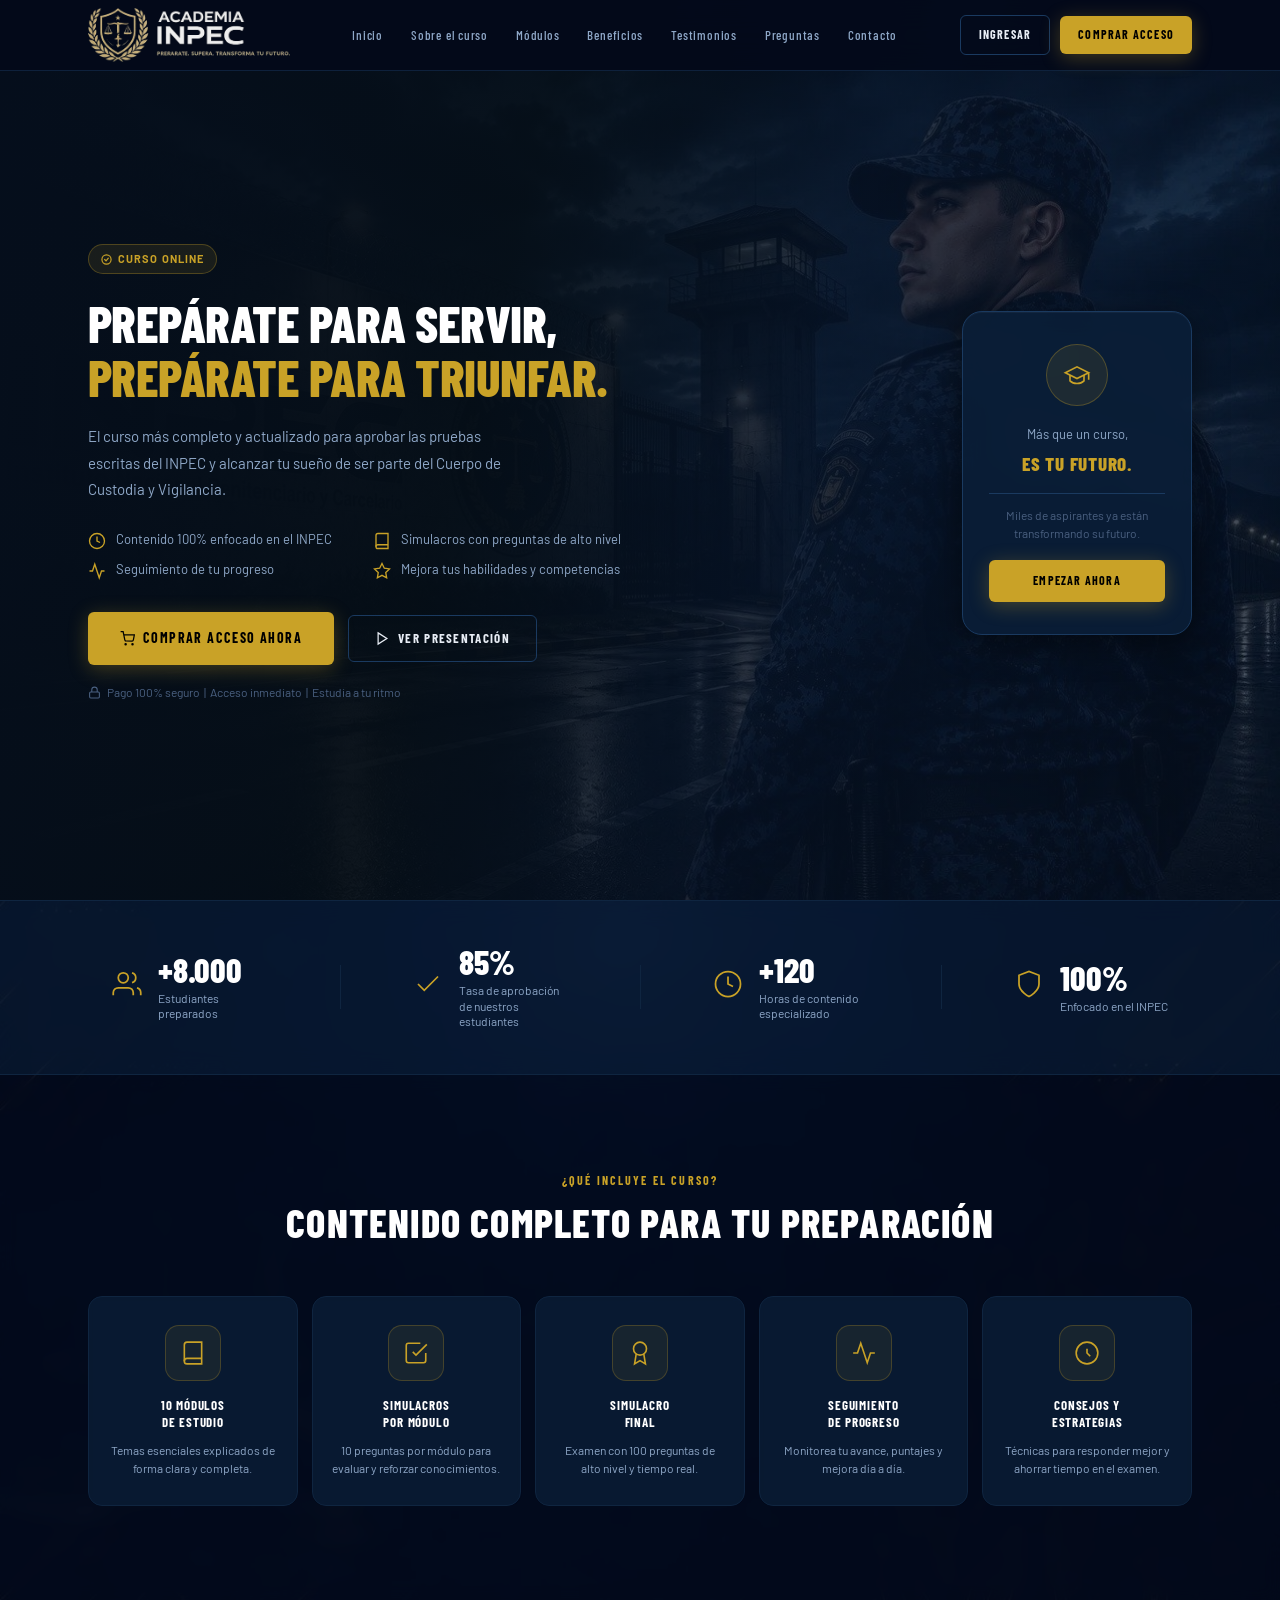
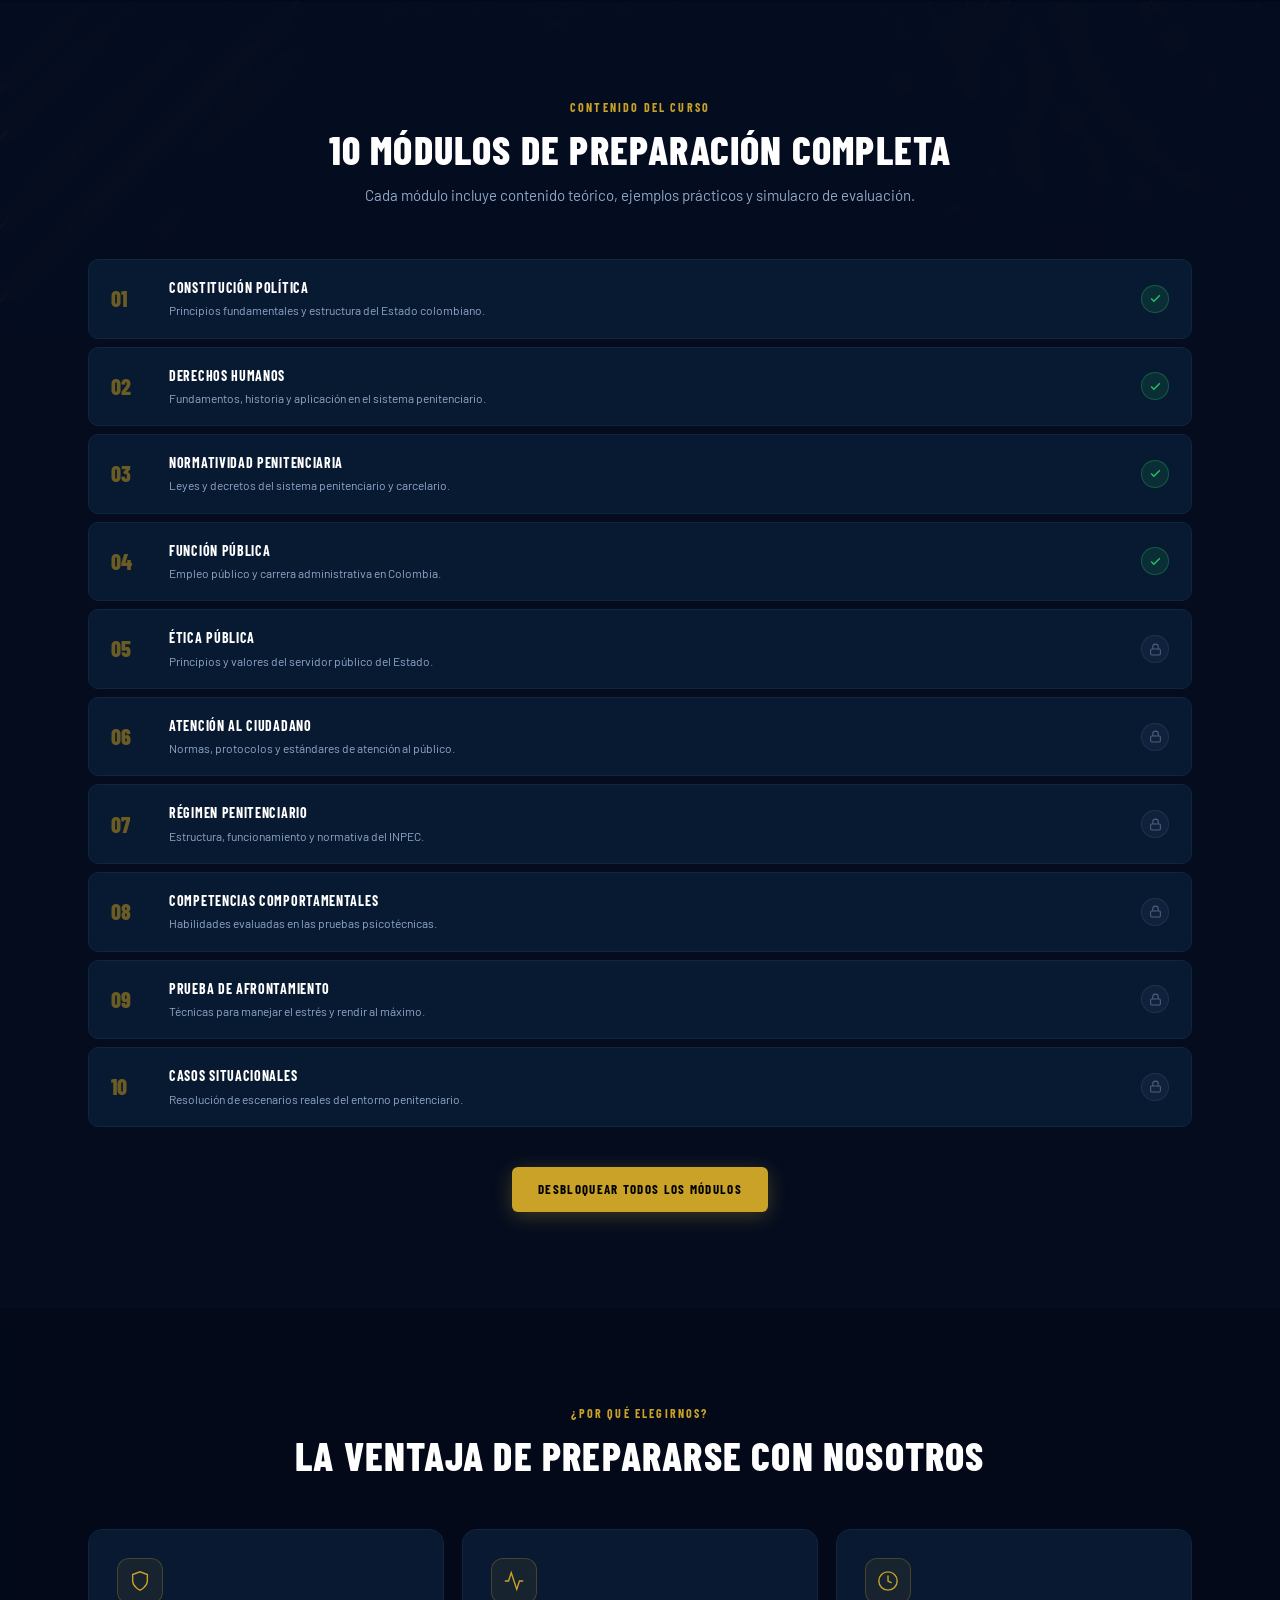
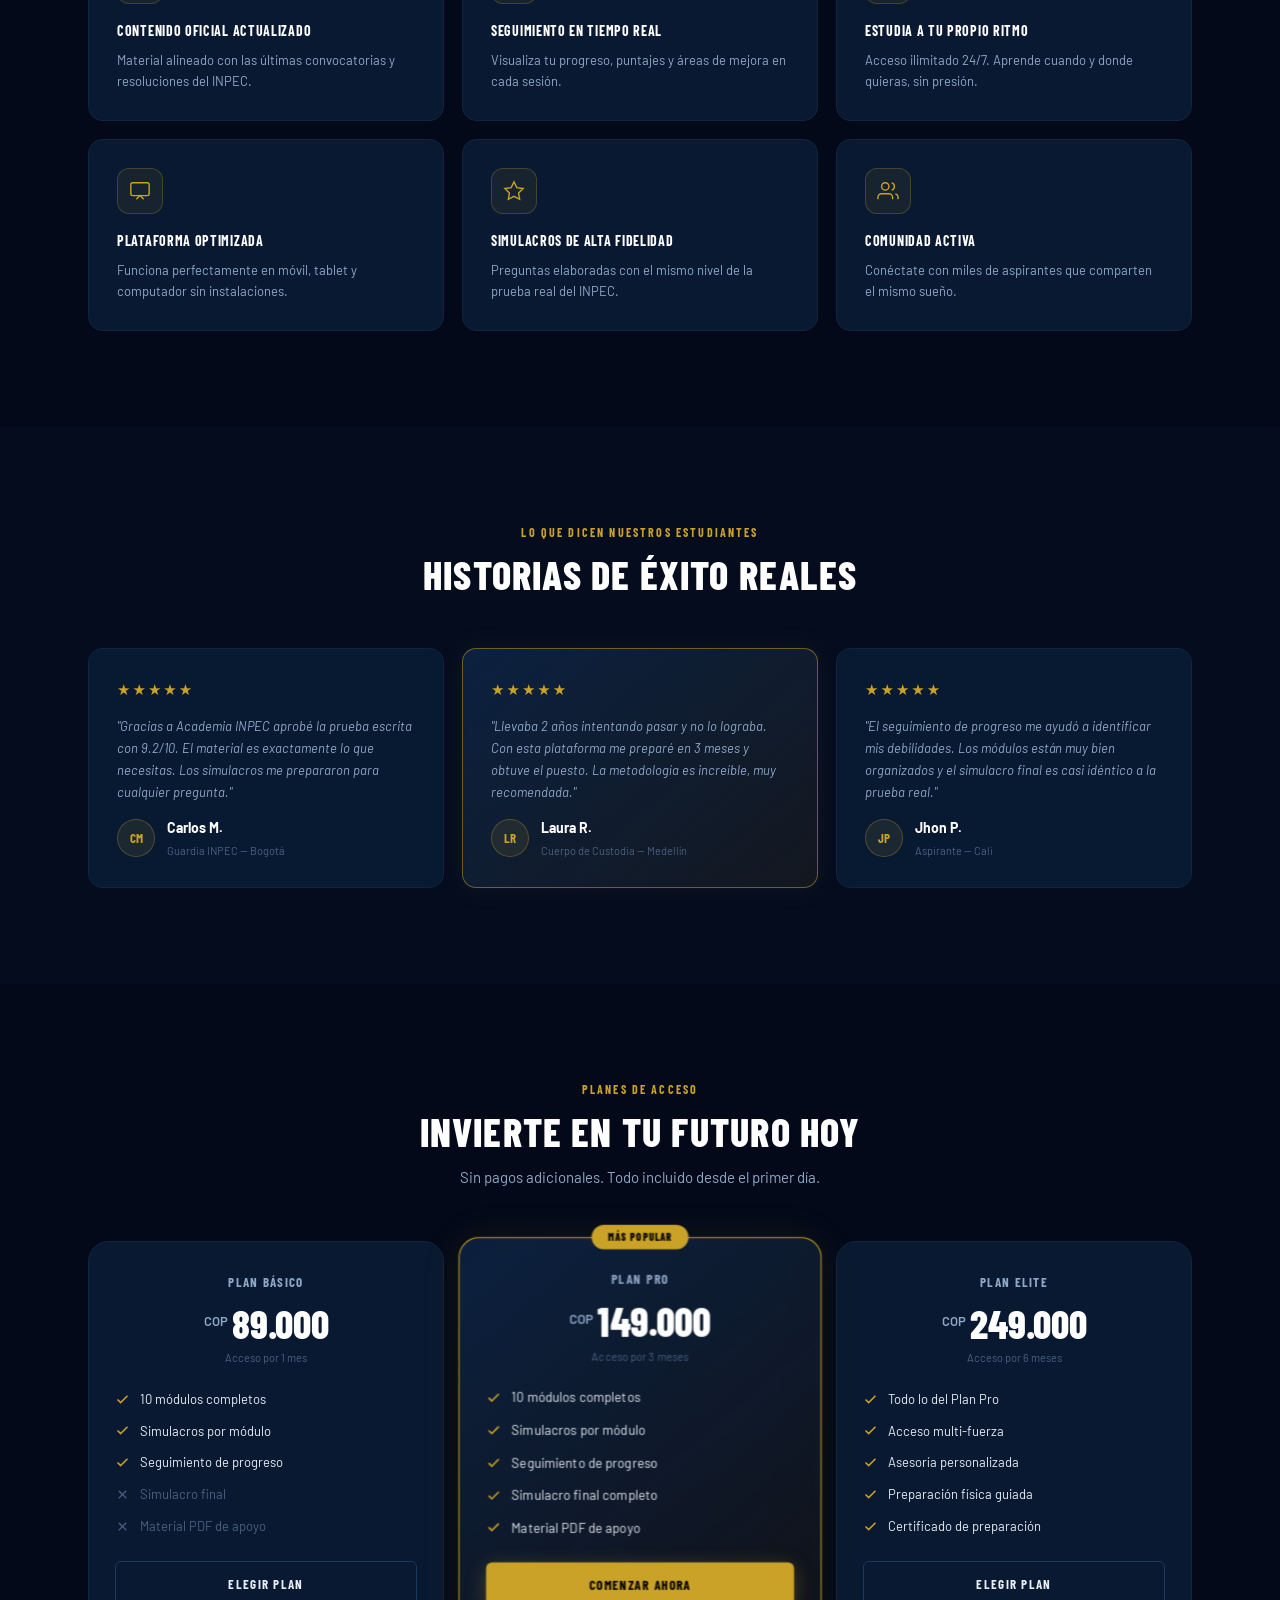
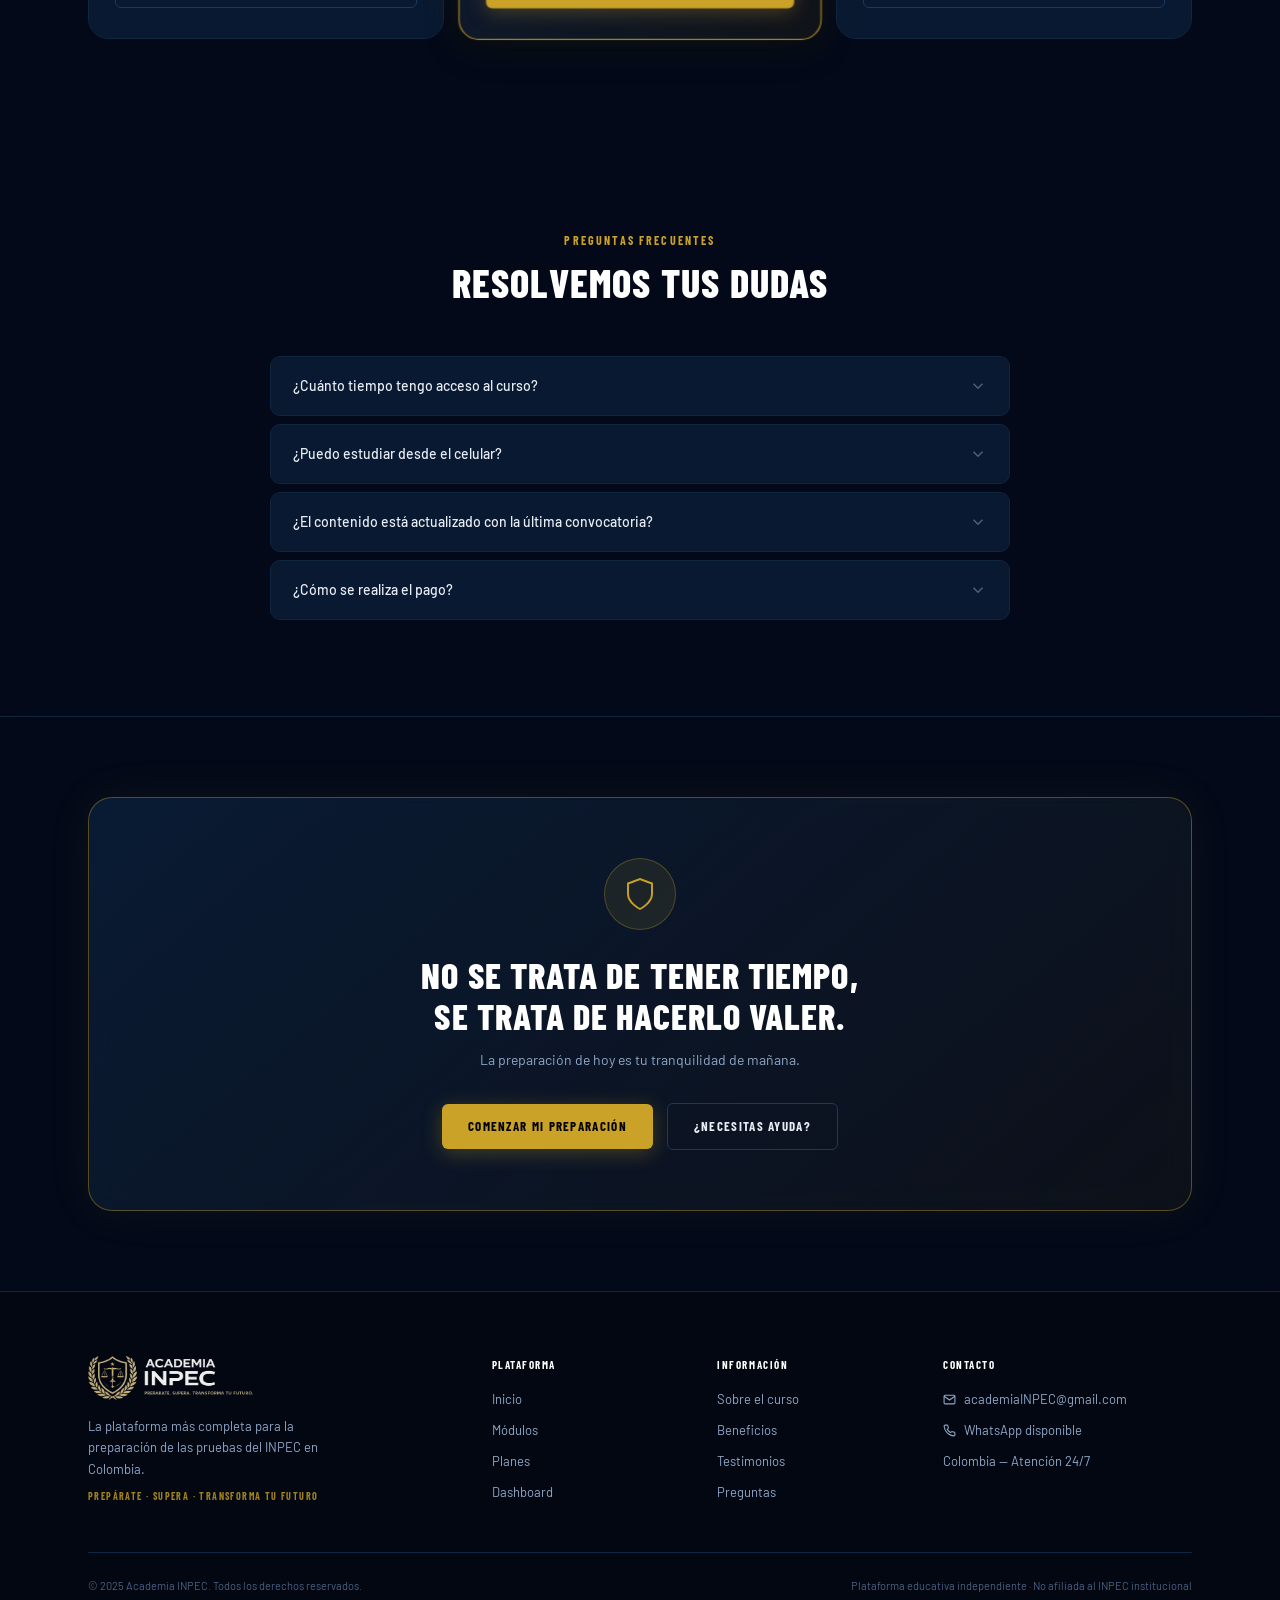
<file: index.html>
<!DOCTYPE html>
<html lang="es">
<head>
  <meta charset="UTF-8" />
  <meta name="viewport" content="width=device-width, initial-scale=1.0" />
  <title>Academia INPEC — Prepárate, Supera, Transforma tu Futuro</title>
  <link rel="preconnect" href="https://fonts.googleapis.com">
  <link href="https://fonts.googleapis.com/css2?family=Cinzel:wght@600;700;900&family=Barlow:wght@300;400;500;600;700;800&family=Barlow+Condensed:wght@500;600;700;800&display=swap" rel="stylesheet">
  <style>
/* =============================================
   RESET & BASE
   ============================================= */
*, *::before, *::after { box-sizing: border-box; margin: 0; padding: 0; }
html { scroll-behavior: smooth; }

body {
  font-family: 'Barlow', 'Segoe UI', system-ui, sans-serif;
  background-color: #040d1a;
  background-image:
    linear-gradient(
      to bottom,
      rgba(4,9,26,0.84) 0%,
      rgba(6,18,36,0.76) 35%,
      rgba(6,18,36,0.80) 65%,
      rgba(3,8,18,0.93) 100%
    ),
    url('assets/images/background-full.jpg');
  background-size: cover;
  background-position: center top;
  background-repeat: no-repeat;
  background-attachment: fixed;
  color: #e8edf5;
  line-height: 1.6;
  -webkit-font-smoothing: antialiased;
  overflow-x: hidden;
}

::-webkit-scrollbar { width: 6px; }
::-webkit-scrollbar-track { background: #030b17; }
::-webkit-scrollbar-thumb { background: #1a3a60; border-radius: 3px; }
::selection { background: rgba(201,162,39,0.3); color: #fff; }
a { text-decoration: none; color: inherit; }
.logo-img {
  height: 52px;
  width: auto;
  display: block;
  object-fit: contain;
  /* El logo tiene fondo negro - lo hacemos transparente con mix-blend-mode */
  
  
}
.logo-img-footer {
  height: 40px;
}

img { max-width: 100%; display: block; }

/* =============================================
   VARIABLES (inline for compatibility)
   ============================================= */
/* Paleta:
   --navy: #061224
   --gold: #c9a227
   --card: #0a1e38
   --border: #1a3a60
   --text: #e8edf5
   --muted: #8fa8c8
*/

/* =============================================
   COMPONENTES REUTILIZABLES
   ============================================= */
.container { max-width: 1200px; margin: 0 auto; padding: 0 48px; }

.btn {
  display: inline-flex;
  align-items: center;
  gap: 8px;
  font-family: 'Barlow Condensed', 'Barlow', sans-serif;
  font-weight: 700;
  font-size: 13px;
  letter-spacing: 0.1em;
  text-transform: uppercase;
  padding: 12px 26px;
  border-radius: 6px;
  border: none;
  cursor: pointer;
  transition: all 0.2s ease;
  white-space: nowrap;
}
.btn-gold {
  background: #c9a227;
  color: #000;
  box-shadow: 0 4px 20px rgba(201,162,39,0.3);
}
.btn-gold:hover {
  background: #e0b535;
  transform: translateY(-1px);
  box-shadow: 0 6px 28px rgba(201,162,39,0.45);
}
.btn-outline {
  background: transparent;
  color: #e8edf5;
  border: 1px solid #1a3a60;
}
.btn-outline:hover {
  border-color: #c9a227;
  color: #c9a227;
  background: rgba(201,162,39,0.08);
}

.badge-gold {
  display: inline-flex;
  align-items: center;
  gap: 6px;
  font-size: 11px;
  font-weight: 700;
  letter-spacing: 0.1em;
  text-transform: uppercase;
  padding: 5px 12px;
  border-radius: 20px;
  background: rgba(201,162,39,0.1);
  color: #c9a227;
  border: 1px solid rgba(201,162,39,0.3);
}

.section-label {
  font-family: 'Barlow Condensed', sans-serif;
  font-size: 12px;
  font-weight: 700;
  letter-spacing: 0.18em;
  text-transform: uppercase;
  color: #c9a227;
  display: block;
  margin-bottom: 10px;
}
.section-title {
  font-family: 'Barlow Condensed', 'Cinzel', sans-serif;
  font-size: clamp(26px, 3.5vw, 40px);
  font-weight: 800;
  text-transform: uppercase;
  letter-spacing: 0.03em;
  color: #ffffff;
  line-height: 1.1;
}
.section-sub {
  font-size: 15px;
  color: #8fa8c8;
  margin-top: 12px;
  line-height: 1.6;
}
.section-header { text-align: center; margin-bottom: 52px; }

/* Scroll reveal */
[data-animate] {
  opacity: 0;
  transform: translateY(24px);
  transition: opacity 0.55s ease, transform 0.55s ease;
}
[data-animate].visible { opacity: 1; transform: translateY(0); }

/* =============================================
   NAVBAR
   ============================================= */
#navbar {
  position: fixed;
  top: 0; left: 0; right: 0;
  z-index: 1000;
  background: rgba(5, 14, 23, 0.95);
  backdrop-filter: blur(16px);
  -webkit-backdrop-filter: blur(16px);
  border-bottom: 1px solid rgba(26,58,96,0.5);
  transition: all 0.25s ease;
}
#navbar.scrolled {
  background: #030c19;
  border-bottom-color: #1a3a60;
  box-shadow: 0 4px 32px rgba(0,0,0,0.6);
}
.nav-inner {
  display: flex;
  align-items: center;
  gap: 20px;
  height: 70px;
  width: 100%;
}

/* Logo */
.nav-logo { display: flex; align-items: center; gap: 11px; flex-shrink: 0; }
.logo-emblem {
  width: 42px; height: 42px;
  border-radius: 50%;
  border: 1.5px solid #c9a227;
  display: flex; align-items: center; justify-content: center;
  background: rgba(201,162,39,0.07);
  flex-shrink: 0;
}
.logo-words { line-height: 1; }
.logo-top {
  font-family: 'Barlow Condensed', sans-serif;
  font-size: 11px;
  font-weight: 600;
  letter-spacing: 0.12em;
  color: #8fa8c8;
  text-transform: uppercase;
  display: block;
}
.logo-main {
  font-family: 'Barlow Condensed', sans-serif;
  font-size: 20px;
  font-weight: 800;
  letter-spacing: 0.06em;
  color: #c9a227;
  text-transform: uppercase;
  display: block;
  line-height: 1;
}
.logo-sub {
  font-family: 'Barlow Condensed', sans-serif;
  font-size: 8px;
  font-weight: 600;
  letter-spacing: 0.14em;
  color: #4a6080;
  text-transform: uppercase;
  display: block;
  margin-top: 2px;
}

/* Nav links */
.nav-links {
  display: flex;
  list-style: none;
  gap: 2px;
  margin: 0 auto;
}
.nav-links a {
  font-family: 'Barlow Condensed', sans-serif;
  font-size: 13px;
  font-weight: 500;
  letter-spacing: 0.06em;
  color: #8fa8c8;
  padding: 7px 13px;
  border-radius: 5px;
  transition: all 0.2s;
  display: block;
}
.nav-links a:hover { color: #fff; background: rgba(255,255,255,0.07); }

.nav-cta { display: flex; align-items: center; gap: 10px; flex-shrink: 0; }
.nav-cta .btn { padding: 9px 18px; font-size: 12px; }

.hamburger {
  display: none;
  flex-direction: column;
  gap: 5px;
  background: none;
  border: none;
  cursor: pointer;
  padding: 8px;
  margin-left: auto;
}
.hamburger span {
  display: block; width: 22px; height: 2px;
  background: #e8edf5; border-radius: 2px; transition: all 0.25s;
}

/* =============================================
   HERO
   ============================================= */
.hero {
  position: relative;
  min-height: 100vh;
  display: flex;
  align-items: center;
  padding-top: 70px;
  background: #061224;
  overflow: hidden;
}

/* Fondo con imagen (si existe) + fallback sólido */
.hero::before {
  content: '';
  position: absolute;
  inset: 0;
  background-image: url('assets/backgrounds/hero-bg.jpg');
  background-size: cover;
  background-position: center right;
  background-repeat: no-repeat;
  z-index: 0;
}

/* Overlay oscuro garantizado */
.hero::after {
  content: '';
  position: absolute;
  inset: 0;
  background:
    linear-gradient(105deg,
      #050e1c 0%,
      rgba(5,14,23,0.96) 38%,
      rgba(6,18,36,0.82) 60%,
      rgba(6,18,36,0.68) 100%
    ),
    radial-gradient(ellipse 55% 65% at 72% 48%, rgba(14,50,100,0.35) 0%, transparent 65%),
    radial-gradient(ellipse 30% 40% at 8% 85%, rgba(201,162,39,0.07) 0%, transparent 55%);
  z-index: 1;
}

.hero-content {
  position: relative;
  z-index: 2;
  display: flex;
  align-items: center;
  justify-content: space-between;
  gap: 40px;
  padding-top: 56px;
  padding-bottom: 80px;
  width: 100%;
  overflow: hidden;
}

.hero-left { flex: 1; max-width: 560px; min-width: 0; }

.hero-badge { margin-bottom: 22px; }

.hero-title {
  font-family: 'Barlow Condensed', sans-serif;
  font-size: clamp(32px, 4vw, 56px);
  font-weight: 800;
  line-height: 1.05;
  letter-spacing: -0.01em;
  color: #ffffff;
  text-transform: uppercase;
  margin-bottom: 20px;
}
.hero-title .gold { color: #c9a227; }

.hero-desc {
  font-size: 15px;
  line-height: 1.75;
  color: #8fa8c8;
  max-width: 430px;
  margin-bottom: 28px;
}

.hero-features {
  display: grid;
  grid-template-columns: 1fr 1fr;
  gap: 10px;
  margin-bottom: 32px;
}
.hero-feat {
  display: flex;
  align-items: flex-start;
  gap: 10px;
  font-size: 13px;
  color: #8fa8c8;
  line-height: 1.4;
}
.hero-feat svg { flex-shrink: 0; color: #c9a227; margin-top: 2px; }

.hero-actions {
  display: flex;
  align-items: center;
  gap: 14px;
  flex-wrap: wrap;
  margin-bottom: 18px;
}
.btn-hero { padding: 15px 32px; font-size: 14px; }

.hero-trust {
  display: flex;
  align-items: center;
  gap: 6px;
  font-size: 12px;
  color: #4a6080;
}

/* Hero card derecha */
.hero-right { flex-shrink: 0; }
.hero-card {
  background: rgba(10,30,56,0.90);
  border: 1px solid #1a3a60;
  border-radius: 20px;
  padding: 32px 26px;
  width: 230px;
  text-align: center;
  backdrop-filter: blur(12px);
  box-shadow: 0 8px 32px rgba(0,0,0,0.5), inset 0 1px 0 rgba(255,255,255,0.04);
}
.hcard-icon {
  width: 62px; height: 62px;
  border-radius: 50%;
  background: rgba(201,162,39,0.1);
  border: 1px solid rgba(201,162,39,0.3);
  display: flex; align-items: center; justify-content: center;
  margin: 0 auto 18px;
}
.hcard-label { font-size: 13px; color: #8fa8c8; margin-bottom: 4px; }
.hcard-title {
  font-family: 'Barlow Condensed', sans-serif;
  font-size: 19px;
  font-weight: 800;
  color: #c9a227;
  text-transform: uppercase;
  letter-spacing: 0.04em;
  margin-bottom: 14px;
}
.hcard-sep { height: 1px; background: #1a3a60; margin-bottom: 12px; }
.hcard-sub { font-size: 12px; color: #4a6080; line-height: 1.5; margin-bottom: 18px; }

/* =============================================
   STATS BAR
   ============================================= */
.stats-bar {
  background: #081830;
  border-top: 1px solid #0f2540;
  border-bottom: 1px solid #0f2540;
  padding: 44px 0;
}
.stats-grid {
  display: flex;
  align-items: center;
  justify-content: space-around;
  gap: 24px;
  flex-wrap: wrap;
}
.stat-item { display: flex; align-items: center; gap: 16px; }
.stat-icon { flex-shrink: 0; }
.stat-num {
  display: block;
  font-family: 'Barlow Condensed', sans-serif;
  font-size: 34px;
  font-weight: 800;
  color: #ffffff;
  line-height: 1;
}
.stat-label {
  display: block;
  font-size: 12px;
  color: #8fa8c8;
  margin-top: 4px;
  max-width: 110px;
  line-height: 1.3;
}
.stat-div { width: 1px; height: 44px; background: #0f2540; }

/* =============================================
   SECCIÓN INCLUYE
   ============================================= */
.sec-includes { background: #061224; padding: 96px 0; }
.includes-grid {
  display: grid;
  grid-template-columns: repeat(5, 1fr);
  gap: 14px;
}
.inc-card {
  background: #0a1e38;
  border: 1px solid #0f2540;
  border-radius: 14px;
  padding: 28px 18px;
  text-align: center;
  transition: all 0.22s ease;
}
.inc-card:hover {
  border-color: rgba(201,162,39,0.35);
  background: #0d2444;
  transform: translateY(-4px);
  box-shadow: 0 8px 32px rgba(0,0,0,0.4);
}
.inc-icon {
  width: 56px; height: 56px;
  background: rgba(201,162,39,0.08);
  border: 1px solid rgba(201,162,39,0.25);
  border-radius: 14px;
  display: flex; align-items: center; justify-content: center;
  margin: 0 auto 16px;
}
.inc-title {
  font-family: 'Barlow Condensed', sans-serif;
  font-size: 13px;
  font-weight: 700;
  text-transform: uppercase;
  letter-spacing: 0.06em;
  color: #ffffff;
  line-height: 1.3;
  margin-bottom: 10px;
}
.inc-desc { font-size: 12px; color: #8fa8c8; line-height: 1.5; }

/* =============================================
   MÓDULOS
   ============================================= */
.sec-modules { background: #081830; padding: 96px 0; }
.modules-list { display: flex; flex-direction: column; gap: 8px; margin-bottom: 40px; }
.mod-row {
  display: flex;
  align-items: center;
  gap: 20px;
  background: #0a1e38;
  border: 1px solid #0f2540;
  border-radius: 10px;
  padding: 17px 22px;
  transition: all 0.2s ease;
}
.mod-row:hover { border-color: #1a3a60; background: #0d2444; transform: translateX(4px); }
.mod-n {
  font-family: 'Barlow Condensed', sans-serif;
  font-size: 22px;
  font-weight: 800;
  color: #a0811e;
  opacity: 0.65;
  min-width: 38px;
}
.mod-info { flex: 1; }
.mod-info h4 {
  font-family: 'Barlow Condensed', sans-serif;
  font-size: 14px;
  font-weight: 700;
  text-transform: uppercase;
  letter-spacing: 0.05em;
  color: #ffffff;
  margin-bottom: 2px;
}
.mod-info p { font-size: 12px; color: #8fa8c8; }
.mod-dot {
  width: 28px; height: 28px;
  border-radius: 50%;
  display: flex; align-items: center; justify-content: center;
  flex-shrink: 0;
}
.mod-dot.done { background: rgba(34,197,94,0.12); border: 1px solid rgba(34,197,94,0.3); color: #22c55e; }
.mod-dot.lock { background: rgba(74,96,128,0.12); border: 1px solid rgba(74,96,128,0.25); color: #4a6080; }
.modules-cta { text-align: center; }

/* =============================================
   BENEFICIOS
   ============================================= */
.sec-benefits { background: #061224; padding: 96px 0; }
.benefits-grid { display: grid; grid-template-columns: repeat(3, 1fr); gap: 18px; }
.ben-card {
  background: #0a1e38;
  border: 1px solid #0f2540;
  border-radius: 14px;
  padding: 28px;
  transition: all 0.22s ease;
}
.ben-card:hover {
  border-color: rgba(201,162,39,0.3);
  transform: translateY(-3px);
  box-shadow: 0 8px 28px rgba(0,0,0,0.4);
}
.ben-icon {
  width: 46px; height: 46px;
  background: rgba(201,162,39,0.08);
  border: 1px solid rgba(201,162,39,0.25);
  border-radius: 12px;
  display: flex; align-items: center; justify-content: center;
  margin-bottom: 16px;
}
.ben-card h4 {
  font-family: 'Barlow Condensed', sans-serif;
  font-size: 14px;
  font-weight: 700;
  text-transform: uppercase;
  letter-spacing: 0.05em;
  color: #ffffff;
  margin-bottom: 8px;
}
.ben-card p { font-size: 13px; color: #8fa8c8; line-height: 1.6; }

/* =============================================
   TESTIMONIOS
   ============================================= */
.sec-test { background: #081830; padding: 96px 0; }
.test-grid { display: grid; grid-template-columns: repeat(3, 1fr); gap: 18px; }
.test-card {
  background: #0a1e38;
  border: 1px solid #0f2540;
  border-radius: 14px;
  padding: 28px;
  display: flex;
  flex-direction: column;
  gap: 14px;
  transition: all 0.22s;
}
.test-card.feat {
  border-color: rgba(201,162,39,0.5);
  background: linear-gradient(140deg, #0d2444, rgba(201,162,39,0.05));
  box-shadow: 0 0 28px rgba(201,162,39,0.08);
}
.test-stars { font-size: 15px; color: #c9a227; letter-spacing: 2px; }
.test-txt { font-size: 13px; color: #8fa8c8; line-height: 1.7; font-style: italic; flex: 1; }
.test-auth { display: flex; align-items: center; gap: 12px; }
.test-av {
  width: 38px; height: 38px;
  border-radius: 50%;
  background: rgba(201,162,39,0.1);
  border: 1px solid rgba(201,162,39,0.3);
  display: flex; align-items: center; justify-content: center;
  font-family: 'Barlow Condensed', sans-serif;
  font-weight: 700;
  font-size: 13px;
  color: #c9a227;
  flex-shrink: 0;
}
.test-auth strong { display: block; font-size: 14px; color: #fff; }
.test-auth span { display: block; font-size: 11px; color: #4a6080; margin-top: 2px; }

/* =============================================
   PRECIOS
   ============================================= */
.sec-precios { background: #061224; padding: 96px 0; }
.precios-grid { display: grid; grid-template-columns: repeat(3, 1fr); gap: 18px; align-items: start; }
.prec-card {
  background: #0a1e38;
  border: 1px solid #0f2540;
  border-radius: 20px;
  padding: 30px 26px;
  position: relative;
  transition: all 0.22s;
}
.prec-card:hover { border-color: #1a3a60; transform: translateY(-4px); box-shadow: 0 12px 40px rgba(0,0,0,0.4); }
.prec-card.feat {
  border-color: #c9a227;
  background: linear-gradient(160deg, #0d2444, rgba(201,162,39,0.06));
  box-shadow: 0 0 40px rgba(201,162,39,0.1), 0 8px 32px rgba(0,0,0,0.4);
  transform: scale(1.02);
}
.prec-card.feat:hover { transform: scale(1.02) translateY(-4px); }
.prec-badge {
  position: absolute; top: -13px; left: 50%; transform: translateX(-50%);
  background: #c9a227; color: #000;
  font-family: 'Barlow Condensed', sans-serif;
  font-size: 10px; font-weight: 800;
  letter-spacing: 0.1em; text-transform: uppercase;
  padding: 4px 16px; border-radius: 20px;
  white-space: nowrap;
}
.prec-head { text-align: center; margin-bottom: 22px; }
.prec-name {
  font-family: 'Barlow Condensed', sans-serif;
  font-size: 13px; font-weight: 700;
  text-transform: uppercase; letter-spacing: 0.1em;
  color: #8fa8c8; margin-bottom: 10px;
}
.prec-price {
  display: flex; align-items: flex-start; justify-content: center; gap: 4px;
}
.prec-cur { font-size: 13px; font-weight: 600; color: #8fa8c8; margin-top: 8px; }
.prec-num {
  font-family: 'Barlow Condensed', sans-serif;
  font-size: 40px; font-weight: 800; color: #fff; line-height: 1;
}
.prec-period { font-size: 11px; color: #4a6080; margin-top: 6px; }
.prec-feats { list-style: none; display: flex; flex-direction: column; gap: 11px; margin-bottom: 24px; }
.prec-feats li { display: flex; align-items: center; gap: 10px; font-size: 13px; color: #e8edf5; }
.prec-feats li.off { color: #4a6080; }
.prec-btn { width: 100%; justify-content: center; }

/* =============================================
   FAQ
   ============================================= */
.sec-faq { background: #081830; padding: 96px 0; }
.faq-list { max-width: 740px; margin: 0 auto; display: flex; flex-direction: column; gap: 8px; }
.faq-item {
  background: #0a1e38;
  border: 1px solid #0f2540;
  border-radius: 10px;
  overflow: hidden;
  transition: border-color 0.2s;
}
.faq-item.open { border-color: #1a3a60; }
.faq-btn {
  width: 100%;
  display: flex; align-items: center; justify-content: space-between;
  gap: 16px;
  background: none; border: none;
  color: #e8edf5;
  font-family: 'Barlow', sans-serif;
  font-size: 14px; font-weight: 500;
  text-align: left;
  padding: 20px 22px;
  cursor: pointer;
  transition: color 0.2s;
}
.faq-btn:hover { color: #fff; }
.faq-item.open .faq-btn { color: #c9a227; }
.faq-arr { flex-shrink: 0; color: #4a6080; transition: transform 0.3s, color 0.2s; }
.faq-item.open .faq-arr { transform: rotate(180deg); color: #c9a227; }
.faq-ans {
  max-height: 0;
  overflow: hidden;
  transition: max-height 0.38s ease, padding 0.25s;
}
.faq-item.open .faq-ans { max-height: 160px; padding: 0 22px 20px; }
.faq-ans p { font-size: 13px; color: #8fa8c8; line-height: 1.7; }

/* =============================================
   CTA FINAL
   ============================================= */
.sec-cta-final {
  padding: 80px 0;
  background: #061224;
  border-top: 1px solid #0f2540;
}
.cta-box {
  background: linear-gradient(140deg, #0a1e38, rgba(201,162,39,0.05));
  border: 1px solid rgba(201,162,39,0.4);
  border-radius: 24px;
  padding: 60px 48px;
  text-align: center;
  box-shadow: 0 0 48px rgba(201,162,39,0.07);
}
.cta-ico {
  width: 72px; height: 72px;
  background: rgba(201,162,39,0.1);
  border: 1px solid rgba(201,162,39,0.3);
  border-radius: 50%;
  display: flex; align-items: center; justify-content: center;
  margin: 0 auto 24px;
}
.cta-box h2 {
  font-family: 'Barlow Condensed', sans-serif;
  font-size: clamp(22px, 3vw, 36px);
  font-weight: 800;
  text-transform: uppercase;
  letter-spacing: 0.03em;
  color: #fff;
  line-height: 1.15;
  margin-bottom: 12px;
}
.cta-box p { font-size: 14px; color: #8fa8c8; margin-bottom: 32px; }
.cta-acts { display: flex; align-items: center; justify-content: center; gap: 14px; flex-wrap: wrap; }

/* =============================================
   FOOTER
   ============================================= */
.footer {
  background: #030b17;
  border-top: 1px solid #0f2540;
  padding: 64px 0 32px;
}
.footer-grid {
  display: grid;
  grid-template-columns: 2fr 1fr 1fr 1.4fr;
  gap: 48px;
  margin-bottom: 48px;
}
.footer-brand {}
.footer-desc { font-size: 13px; color: #8fa8c8; line-height: 1.65; margin: 16px 0 8px; max-width: 260px; }
.footer-tag {
  font-family: 'Barlow Condensed', sans-serif;
  font-size: 10px; font-weight: 700;
  letter-spacing: 0.14em; text-transform: uppercase;
  color: #a0811e;
}
.footer-col h5 {
  font-family: 'Barlow Condensed', sans-serif;
  font-size: 11px; font-weight: 700;
  letter-spacing: 0.14em; text-transform: uppercase;
  color: #fff;
  margin-bottom: 16px;
}
.footer-col ul { list-style: none; display: flex; flex-direction: column; gap: 10px; }
.footer-col ul li { display: flex; align-items: center; gap: 8px; font-size: 13px; color: #8fa8c8; }
.footer-col a { color: #8fa8c8; transition: color 0.2s; }
.footer-col a:hover { color: #c9a227; }
.footer-bot {
  border-top: 1px solid #0f2540;
  padding-top: 24px;
  display: flex;
  justify-content: space-between;
  align-items: center;
  gap: 16px;
  flex-wrap: wrap;
}
.footer-bot p { font-size: 11px; color: #4a6080; }

/* =============================================
   RESPONSIVE
   ============================================= */
@media (max-width: 1100px) {
  .includes-grid { grid-template-columns: repeat(3, 1fr); }
  .benefits-grid { grid-template-columns: repeat(2, 1fr); }
  .nav-links { display: none; }
  .hero-title { font-size: clamp(30px, 3.5vw, 48px); }
  .hero-card { width: 200px; }
}
@media (max-width: 860px) {
  .container { padding: 0 24px; }
  .hero-content { flex-direction: column; }
  .hero-left { max-width: 100%; }
  .hero-right { display: none; }
  .hero-title { font-size: 40px; }
  .hero-desc, .hero-actions, .hero-trust { max-width: 100%; }
  .stats-grid { justify-content: center; }
  .stat-div { display: none; }
  .precios-grid { grid-template-columns: 1fr; max-width: 380px; margin: 0 auto; }
  .prec-card.feat { transform: none; }
  .test-grid { grid-template-columns: 1fr; max-width: 460px; margin: 0 auto; }
  .footer-grid { grid-template-columns: 1fr 1fr; }
  .footer-brand { grid-column: span 2; }
}
@media (max-width: 680px) {
  .includes-grid { grid-template-columns: 1fr 1fr; }
  .benefits-grid { grid-template-columns: 1fr; }
  .nav-cta { display: none; }
  .hamburger { display: flex; }
  .footer-grid { grid-template-columns: 1fr; }
  .footer-brand { grid-column: span 1; }
  .footer-bot { flex-direction: column; text-align: center; }
  .cta-box { padding: 40px 22px; }
  #nav-menu {
    position: fixed;
    top: 70px; left: 0; right: 0;
    background: rgba(3,11,23,0.98);
    backdrop-filter: blur(12px);
    padding: 20px 24px;
    display: flex;
    flex-direction: column;
    gap: 4px;
    transform: translateY(-110%);
    opacity: 0;
    transition: all 0.3s ease;
    border-bottom: 1px solid #0f2540;
  }
  #nav-menu.open { transform: translateY(0); opacity: 1; }
  #nav-menu a { padding: 12px 14px; font-size: 15px; }
}
@media (max-width: 480px) {
  .includes-grid { grid-template-columns: 1fr; }
  .hero-title { font-size: 34px; }
  .hero-features { grid-template-columns: 1fr; }
}
  
/* ---- Fondo global visible a través de secciones ---- */
.stats-bar {
  background: rgba(8,24,48,0.75) !important;
  backdrop-filter: blur(12px);
  -webkit-backdrop-filter: blur(12px);
}
.sec-includes,
.sec-benefits,
.sec-precios,
.sec-faq,
.sec-cta-final {
  background: rgba(4,9,26,0.72) !important;
  backdrop-filter: blur(8px);
  -webkit-backdrop-filter: blur(8px);
}
.sec-modules,
.sec-test {
  background: rgba(6,14,32,0.78) !important;
  backdrop-filter: blur(8px);
  -webkit-backdrop-filter: blur(8px);
}
.inc-card,
.ben-card,
.test-card,
.prec-card,
.mod-row,
.faq-item {
  background: rgba(10,30,56,0.82) !important;
  backdrop-filter: blur(6px);
  -webkit-backdrop-filter: blur(6px);
}
.test-card.feat,
.prec-card.feat {
  background: linear-gradient(140deg, rgba(13,36,68,0.9), rgba(201,162,39,0.08)) !important;
}
.cta-box {
  background: linear-gradient(140deg, rgba(10,30,56,0.88), rgba(201,162,39,0.06)) !important;
  backdrop-filter: blur(12px);
  -webkit-backdrop-filter: blur(12px);
}
#navbar {
  background: rgba(4,9,26,0.9) !important;
  backdrop-filter: blur(20px) !important;
  -webkit-backdrop-filter: blur(20px) !important;
}
.footer {
  background: rgba(3,8,18,0.94) !important;
  backdrop-filter: blur(16px);
  -webkit-backdrop-filter: blur(16px);
}
</style>
</head>
<body>

<!-- NAVBAR -->
<nav id="navbar">
  <div class="container nav-inner">
    <a href="index.html" class="nav-logo"><img src="assets/logos/logo.png" alt="Academia INPEC" style="height:54px;width:auto;display:block;object-fit:contain;"></a>

    <ul class="nav-links" id="nav-menu">
      <li><a href="#inicio">Inicio</a></li>
      <li><a href="#sobre">Sobre el curso</a></li>
      <li><a href="#modulos">Módulos</a></li>
      <li><a href="#beneficios">Beneficios</a></li>
      <li><a href="#testimonios">Testimonios</a></li>
      <li><a href="#preguntas">Preguntas</a></li>
      <li><a href="#contacto">Contacto</a></li>
    </ul>

    <div class="nav-cta">
      <a href="dashboard/index.html" class="btn btn-outline">Ingresar</a>
      <a href="#precios" class="btn btn-gold">Comprar acceso</a>
    </div>

    <button class="hamburger" id="menu-toggle" aria-label="Menú">
      <span></span><span></span><span></span>
    </button>
  </div>
</nav>

<!-- HERO -->
<section class="hero" id="inicio">
  <div class="container hero-content">
    <div class="hero-left">
      <div class="badge-gold hero-badge">
        <svg width="11" height="11" viewBox="0 0 12 12" fill="none"><circle cx="6" cy="6" r="5" stroke="currentColor" stroke-width="1.3"/><polyline points="4,6 5.5,7.5 8,4.5" stroke="currentColor" stroke-width="1.3" fill="none" stroke-linecap="round"/></svg>
        Curso Online
      </div>

      <h1 class="hero-title">
        Prepárate para servir,<br>
        <span class="gold">Prepárate para triunfar.</span>
      </h1>

      <p class="hero-desc">
        El curso más completo y actualizado para aprobar las pruebas escritas del INPEC y alcanzar tu sueño de ser parte del Cuerpo de Custodia y Vigilancia.
      </p>

      <div class="hero-features">
        <div class="hero-feat">
          <svg width="18" height="18" viewBox="0 0 24 24" fill="none" stroke="currentColor" stroke-width="1.8"><circle cx="12" cy="12" r="10"/><polyline points="12,6 12,12 16,14"/></svg>
          Contenido 100% enfocado en el INPEC
        </div>
        <div class="hero-feat">
          <svg width="18" height="18" viewBox="0 0 24 24" fill="none" stroke="currentColor" stroke-width="1.8"><path d="M4 19.5A2.5 2.5 0 0 1 6.5 17H20"/><path d="M6.5 2H20v20H6.5A2.5 2.5 0 0 1 4 19.5v-15A2.5 2.5 0 0 1 6.5 2z"/></svg>
          Simulacros con preguntas de alto nivel
        </div>
        <div class="hero-feat">
          <svg width="18" height="18" viewBox="0 0 24 24" fill="none" stroke="currentColor" stroke-width="1.8"><polyline points="22,12 18,12 15,21 9,3 6,12 2,12"/></svg>
          Seguimiento de tu progreso
        </div>
        <div class="hero-feat">
          <svg width="18" height="18" viewBox="0 0 24 24" fill="none" stroke="currentColor" stroke-width="1.8"><polygon points="12,2 15.09,8.26 22,9.27 17,14.14 18.18,21.02 12,17.77 5.82,21.02 7,14.14 2,9.27 8.91,8.26 12,2"/></svg>
          Mejora tus habilidades y competencias
        </div>
      </div>

      <div class="hero-actions">
        <a href="#precios" class="btn btn-gold btn-hero">
          <svg width="15" height="15" viewBox="0 0 24 24" fill="none" stroke="currentColor" stroke-width="2"><circle cx="9" cy="21" r="1"/><circle cx="20" cy="21" r="1"/><path d="M1 1h4l2.68 13.39a2 2 0 0 0 2 1.61h9.72a2 2 0 0 0 2-1.61L23 6H6"/></svg>
          Comprar acceso ahora
        </a>
        <a href="#sobre" class="btn btn-outline">
          <svg width="15" height="15" viewBox="0 0 24 24" fill="none" stroke="currentColor" stroke-width="2"><polygon points="5,3 19,12 5,21"/></svg>
          Ver presentación
        </a>
      </div>

      <p class="hero-trust">
        <svg width="13" height="13" viewBox="0 0 24 24" fill="none" stroke="currentColor" stroke-width="2"><rect x="3" y="11" width="18" height="11" rx="2"/><path d="M7 11V7a5 5 0 0 1 10 0v4"/></svg>
        Pago 100% seguro &nbsp;|&nbsp; Acceso inmediato &nbsp;|&nbsp; Estudia a tu ritmo
      </p>
    </div>

    <div class="hero-right">
      <div class="hero-card">
        <div class="hcard-icon">
          <svg width="28" height="28" viewBox="0 0 24 24" fill="none" stroke="#c9a227" stroke-width="1.4"><path d="M22 10v6M2 10l10-5 10 5-10 5z"/><path d="M6 12v5c3 3 9 3 12 0v-5"/></svg>
        </div>
        <p class="hcard-label">Más que un curso,</p>
        <p class="hcard-title">es tu futuro.</p>
        <div class="hcard-sep"></div>
        <p class="hcard-sub">Miles de aspirantes ya están transformando su futuro.</p>
        <a href="#precios" class="btn btn-gold" style="width:100%;justify-content:center;font-size:12px;padding:11px 20px">Empezar ahora</a>
      </div>
    </div>
  </div>
</section>

<!-- STATS -->
<section class="stats-bar">
  <div class="container stats-grid">
    <div class="stat-item">
      <div class="stat-icon">
        <svg width="30" height="30" viewBox="0 0 24 24" fill="none" stroke="#c9a227" stroke-width="1.4"><path d="M17 21v-2a4 4 0 0 0-4-4H5a4 4 0 0 0-4 4v2"/><circle cx="9" cy="7" r="4"/><path d="M23 21v-2a4 4 0 0 0-3-3.87M16 3.13a4 4 0 0 1 0 7.75"/></svg>
      </div>
      <div>
        <span class="stat-num" data-counter data-target="8000" data-prefix="+">+0</span>
        <span class="stat-label">Estudiantes preparados</span>
      </div>
    </div>
    <div class="stat-div"></div>
    <div class="stat-item">
      <div class="stat-icon">
        <svg width="30" height="30" viewBox="0 0 24 24" fill="none" stroke="#c9a227" stroke-width="1.4"><polyline points="20,6 9,17 4,12"/></svg>
      </div>
      <div>
        <span class="stat-num" data-counter data-target="85" data-suffix="%">0%</span>
        <span class="stat-label">Tasa de aprobación de nuestros estudiantes</span>
      </div>
    </div>
    <div class="stat-div"></div>
    <div class="stat-item">
      <div class="stat-icon">
        <svg width="30" height="30" viewBox="0 0 24 24" fill="none" stroke="#c9a227" stroke-width="1.4"><circle cx="12" cy="12" r="10"/><polyline points="12,6 12,12 16,14"/></svg>
      </div>
      <div>
        <span class="stat-num" data-counter data-target="120" data-prefix="+">+0</span>
        <span class="stat-label">Horas de contenido especializado</span>
      </div>
    </div>
    <div class="stat-div"></div>
    <div class="stat-item">
      <div class="stat-icon">
        <svg width="30" height="30" viewBox="0 0 24 24" fill="none" stroke="#c9a227" stroke-width="1.4"><path d="M12 22s8-4 8-10V5l-8-3-8 3v7c0 6 8 10 8 10z"/></svg>
      </div>
      <div>
        <span class="stat-num" data-counter data-target="100" data-suffix="%">0%</span>
        <span class="stat-label">Enfocado en el INPEC</span>
      </div>
    </div>
  </div>
</section>

<!-- QUÉ INCLUYE -->
<section class="sec-includes" id="sobre">
  <div class="container">
    <div class="section-header" data-animate>
      <span class="section-label">¿Qué incluye el curso?</span>
      <h2 class="section-title">Contenido completo para tu preparación</h2>
    </div>
    <div class="includes-grid">
      <div class="inc-card" data-animate data-delay="0">
        <div class="inc-icon"><svg width="26" height="26" viewBox="0 0 24 24" fill="none" stroke="#c9a227" stroke-width="1.5"><path d="M4 19.5A2.5 2.5 0 0 1 6.5 17H20"/><path d="M6.5 2H20v20H6.5A2.5 2.5 0 0 1 4 19.5v-15A2.5 2.5 0 0 1 6.5 2z"/></svg></div>
        <div class="inc-title">10 Módulos<br>de Estudio</div>
        <p class="inc-desc">Temas esenciales explicados de forma clara y completa.</p>
      </div>
      <div class="inc-card" data-animate data-delay="70">
        <div class="inc-icon"><svg width="26" height="26" viewBox="0 0 24 24" fill="none" stroke="#c9a227" stroke-width="1.5"><polyline points="9,11 12,14 22,4"/><path d="M21 12v7a2 2 0 0 1-2 2H5a2 2 0 0 1-2-2V5a2 2 0 0 1 2-2h11"/></svg></div>
        <div class="inc-title">Simulacros<br>por Módulo</div>
        <p class="inc-desc">10 preguntas por módulo para evaluar y reforzar conocimientos.</p>
      </div>
      <div class="inc-card" data-animate data-delay="140">
        <div class="inc-icon"><svg width="26" height="26" viewBox="0 0 24 24" fill="none" stroke="#c9a227" stroke-width="1.5"><circle cx="12" cy="8" r="6"/><path d="M15.477 12.89L17 22l-5-3-5 3 1.523-9.11"/></svg></div>
        <div class="inc-title">Simulacro<br>Final</div>
        <p class="inc-desc">Examen con 100 preguntas de alto nivel y tiempo real.</p>
      </div>
      <div class="inc-card" data-animate data-delay="210">
        <div class="inc-icon"><svg width="26" height="26" viewBox="0 0 24 24" fill="none" stroke="#c9a227" stroke-width="1.5"><polyline points="22,12 18,12 15,21 9,3 6,12 2,12"/></svg></div>
        <div class="inc-title">Seguimiento<br>de Progreso</div>
        <p class="inc-desc">Monitorea tu avance, puntajes y mejora día a día.</p>
      </div>
      <div class="inc-card" data-animate data-delay="280">
        <div class="inc-icon"><svg width="26" height="26" viewBox="0 0 24 24" fill="none" stroke="#c9a227" stroke-width="1.5"><circle cx="12" cy="12" r="10"/><path d="M12 8v4l3 3"/></svg></div>
        <div class="inc-title">Consejos y<br>Estrategias</div>
        <p class="inc-desc">Técnicas para responder mejor y ahorrar tiempo en el examen.</p>
      </div>
    </div>
  </div>
</section>

<!-- MÓDULOS -->
<section class="sec-modules" id="modulos">
  <div class="container">
    <div class="section-header" data-animate>
      <span class="section-label">Contenido del curso</span>
      <h2 class="section-title">10 Módulos de preparación completa</h2>
      <p class="section-sub">Cada módulo incluye contenido teórico, ejemplos prácticos y simulacro de evaluación.</p>
    </div>
    <div class="modules-list">
      <div class="mod-row" data-animate data-delay="0">
        <span class="mod-n">01</span>
        <div class="mod-info"><h4>Constitución Política</h4><p>Principios fundamentales y estructura del Estado colombiano.</p></div>
        <div class="mod-dot done"><svg width="13" height="13" viewBox="0 0 24 24" fill="none" stroke="currentColor" stroke-width="2.5"><polyline points="20,6 9,17 4,12"/></svg></div>
      </div>
      <div class="mod-row" data-animate data-delay="50">
        <span class="mod-n">02</span>
        <div class="mod-info"><h4>Derechos Humanos</h4><p>Fundamentos, historia y aplicación en el sistema penitenciario.</p></div>
        <div class="mod-dot done"><svg width="13" height="13" viewBox="0 0 24 24" fill="none" stroke="currentColor" stroke-width="2.5"><polyline points="20,6 9,17 4,12"/></svg></div>
      </div>
      <div class="mod-row" data-animate data-delay="100">
        <span class="mod-n">03</span>
        <div class="mod-info"><h4>Normatividad Penitenciaria</h4><p>Leyes y decretos del sistema penitenciario y carcelario.</p></div>
        <div class="mod-dot done"><svg width="13" height="13" viewBox="0 0 24 24" fill="none" stroke="currentColor" stroke-width="2.5"><polyline points="20,6 9,17 4,12"/></svg></div>
      </div>
      <div class="mod-row" data-animate data-delay="150">
        <span class="mod-n">04</span>
        <div class="mod-info"><h4>Función Pública</h4><p>Empleo público y carrera administrativa en Colombia.</p></div>
        <div class="mod-dot done"><svg width="13" height="13" viewBox="0 0 24 24" fill="none" stroke="currentColor" stroke-width="2.5"><polyline points="20,6 9,17 4,12"/></svg></div>
      </div>
      <div class="mod-row" data-animate data-delay="200">
        <span class="mod-n">05</span>
        <div class="mod-info"><h4>Ética Pública</h4><p>Principios y valores del servidor público del Estado.</p></div>
        <div class="mod-dot lock"><svg width="13" height="13" viewBox="0 0 24 24" fill="none" stroke="currentColor" stroke-width="2"><rect x="3" y="11" width="18" height="11" rx="2"/><path d="M7 11V7a5 5 0 0 1 10 0v4"/></svg></div>
      </div>
      <div class="mod-row" data-animate data-delay="250">
        <span class="mod-n">06</span>
        <div class="mod-info"><h4>Atención al Ciudadano</h4><p>Normas, protocolos y estándares de atención al público.</p></div>
        <div class="mod-dot lock"><svg width="13" height="13" viewBox="0 0 24 24" fill="none" stroke="currentColor" stroke-width="2"><rect x="3" y="11" width="18" height="11" rx="2"/><path d="M7 11V7a5 5 0 0 1 10 0v4"/></svg></div>
      </div>
      <div class="mod-row" data-animate data-delay="300">
        <span class="mod-n">07</span>
        <div class="mod-info"><h4>Régimen Penitenciario</h4><p>Estructura, funcionamiento y normativa del INPEC.</p></div>
        <div class="mod-dot lock"><svg width="13" height="13" viewBox="0 0 24 24" fill="none" stroke="currentColor" stroke-width="2"><rect x="3" y="11" width="18" height="11" rx="2"/><path d="M7 11V7a5 5 0 0 1 10 0v4"/></svg></div>
      </div>
      <div class="mod-row" data-animate data-delay="350">
        <span class="mod-n">08</span>
        <div class="mod-info"><h4>Competencias Comportamentales</h4><p>Habilidades evaluadas en las pruebas psicotécnicas.</p></div>
        <div class="mod-dot lock"><svg width="13" height="13" viewBox="0 0 24 24" fill="none" stroke="currentColor" stroke-width="2"><rect x="3" y="11" width="18" height="11" rx="2"/><path d="M7 11V7a5 5 0 0 1 10 0v4"/></svg></div>
      </div>
      <div class="mod-row" data-animate data-delay="400">
        <span class="mod-n">09</span>
        <div class="mod-info"><h4>Prueba de Afrontamiento</h4><p>Técnicas para manejar el estrés y rendir al máximo.</p></div>
        <div class="mod-dot lock"><svg width="13" height="13" viewBox="0 0 24 24" fill="none" stroke="currentColor" stroke-width="2"><rect x="3" y="11" width="18" height="11" rx="2"/><path d="M7 11V7a5 5 0 0 1 10 0v4"/></svg></div>
      </div>
      <div class="mod-row" data-animate data-delay="450">
        <span class="mod-n">10</span>
        <div class="mod-info"><h4>Casos Situacionales</h4><p>Resolución de escenarios reales del entorno penitenciario.</p></div>
        <div class="mod-dot lock"><svg width="13" height="13" viewBox="0 0 24 24" fill="none" stroke="currentColor" stroke-width="2"><rect x="3" y="11" width="18" height="11" rx="2"/><path d="M7 11V7a5 5 0 0 1 10 0v4"/></svg></div>
      </div>
    </div>
    <div class="modules-cta" data-animate>
      <a href="#precios" class="btn btn-gold">Desbloquear todos los módulos</a>
    </div>
  </div>
</section>

<!-- BENEFICIOS -->
<section class="sec-benefits" id="beneficios">
  <div class="container">
    <div class="section-header" data-animate>
      <span class="section-label">¿Por qué elegirnos?</span>
      <h2 class="section-title">La ventaja de prepararse con nosotros</h2>
    </div>
    <div class="benefits-grid">
      <div class="ben-card" data-animate data-delay="0">
        <div class="ben-icon"><svg width="22" height="22" viewBox="0 0 24 24" fill="none" stroke="#c9a227" stroke-width="1.5"><path d="M12 22s8-4 8-10V5l-8-3-8 3v7c0 6 8 10 8 10z"/></svg></div>
        <h4>Contenido oficial actualizado</h4>
        <p>Material alineado con las últimas convocatorias y resoluciones del INPEC.</p>
      </div>
      <div class="ben-card" data-animate data-delay="90">
        <div class="ben-icon"><svg width="22" height="22" viewBox="0 0 24 24" fill="none" stroke="#c9a227" stroke-width="1.5"><polyline points="22,12 18,12 15,21 9,3 6,12 2,12"/></svg></div>
        <h4>Seguimiento en tiempo real</h4>
        <p>Visualiza tu progreso, puntajes y áreas de mejora en cada sesión.</p>
      </div>
      <div class="ben-card" data-animate data-delay="180">
        <div class="ben-icon"><svg width="22" height="22" viewBox="0 0 24 24" fill="none" stroke="#c9a227" stroke-width="1.5"><circle cx="12" cy="12" r="10"/><polyline points="12,6 12,12 16,14"/></svg></div>
        <h4>Estudia a tu propio ritmo</h4>
        <p>Acceso ilimitado 24/7. Aprende cuando y donde quieras, sin presión.</p>
      </div>
      <div class="ben-card" data-animate data-delay="270">
        <div class="ben-icon"><svg width="22" height="22" viewBox="0 0 24 24" fill="none" stroke="#c9a227" stroke-width="1.5"><rect x="2" y="3" width="20" height="14" rx="2"/><polyline points="8,21 12,17 16,21"/></svg></div>
        <h4>Plataforma optimizada</h4>
        <p>Funciona perfectamente en móvil, tablet y computador sin instalaciones.</p>
      </div>
      <div class="ben-card" data-animate data-delay="360">
        <div class="ben-icon"><svg width="22" height="22" viewBox="0 0 24 24" fill="none" stroke="#c9a227" stroke-width="1.5"><polygon points="12,2 15.09,8.26 22,9.27 17,14.14 18.18,21.02 12,17.77 5.82,21.02 7,14.14 2,9.27 8.91,8.26 12,2"/></svg></div>
        <h4>Simulacros de alta fidelidad</h4>
        <p>Preguntas elaboradas con el mismo nivel de la prueba real del INPEC.</p>
      </div>
      <div class="ben-card" data-animate data-delay="450">
        <div class="ben-icon"><svg width="22" height="22" viewBox="0 0 24 24" fill="none" stroke="#c9a227" stroke-width="1.5"><path d="M17 21v-2a4 4 0 0 0-4-4H5a4 4 0 0 0-4 4v2"/><circle cx="9" cy="7" r="4"/><path d="M23 21v-2a4 4 0 0 0-3-3.87M16 3.13a4 4 0 0 1 0 7.75"/></svg></div>
        <h4>Comunidad activa</h4>
        <p>Conéctate con miles de aspirantes que comparten el mismo sueño.</p>
      </div>
    </div>
  </div>
</section>

<!-- TESTIMONIOS -->
<section class="sec-test" id="testimonios">
  <div class="container">
    <div class="section-header" data-animate>
      <span class="section-label">Lo que dicen nuestros estudiantes</span>
      <h2 class="section-title">Historias de éxito reales</h2>
    </div>
    <div class="test-grid">
      <div class="test-card" data-animate data-delay="0">
        <div class="test-stars">★★★★★</div>
        <p class="test-txt">"Gracias a Academia INPEC aprobé la prueba escrita con 9.2/10. El material es exactamente lo que necesitas. Los simulacros me prepararon para cualquier pregunta."</p>
        <div class="test-auth"><div class="test-av">CM</div><div><strong>Carlos M.</strong><span>Guardia INPEC — Bogotá</span></div></div>
      </div>
      <div class="test-card feat" data-animate data-delay="100">
        <div class="test-stars">★★★★★</div>
        <p class="test-txt">"Llevaba 2 años intentando pasar y no lo lograba. Con esta plataforma me preparé en 3 meses y obtuve el puesto. La metodología es increíble, muy recomendada."</p>
        <div class="test-auth"><div class="test-av">LR</div><div><strong>Laura R.</strong><span>Cuerpo de Custodia — Medellín</span></div></div>
      </div>
      <div class="test-card" data-animate data-delay="200">
        <div class="test-stars">★★★★★</div>
        <p class="test-txt">"El seguimiento de progreso me ayudó a identificar mis debilidades. Los módulos están muy bien organizados y el simulacro final es casi idéntico a la prueba real."</p>
        <div class="test-auth"><div class="test-av">JP</div><div><strong>Jhon P.</strong><span>Aspirante — Cali</span></div></div>
      </div>
    </div>
  </div>
</section>

<!-- PRECIOS -->
<section class="sec-precios" id="precios">
  <div class="container">
    <div class="section-header" data-animate>
      <span class="section-label">Planes de acceso</span>
      <h2 class="section-title">Invierte en tu futuro hoy</h2>
      <p class="section-sub">Sin pagos adicionales. Todo incluido desde el primer día.</p>
    </div>
    <div class="precios-grid">
      <div class="prec-card" data-animate data-delay="0">
        <div class="prec-head">
          <p class="prec-name">Plan Básico</p>
          <div class="prec-price"><span class="prec-cur">COP</span><span class="prec-num">89.000</span></div>
          <p class="prec-period">Acceso por 1 mes</p>
        </div>
        <ul class="prec-feats">
          <li><svg width="15" height="15" viewBox="0 0 24 24" fill="none" stroke="#c9a227" stroke-width="2.5"><polyline points="20,6 9,17 4,12"/></svg> 10 módulos completos</li>
          <li><svg width="15" height="15" viewBox="0 0 24 24" fill="none" stroke="#c9a227" stroke-width="2.5"><polyline points="20,6 9,17 4,12"/></svg> Simulacros por módulo</li>
          <li><svg width="15" height="15" viewBox="0 0 24 24" fill="none" stroke="#c9a227" stroke-width="2.5"><polyline points="20,6 9,17 4,12"/></svg> Seguimiento de progreso</li>
          <li class="off"><svg width="15" height="15" viewBox="0 0 24 24" fill="none" stroke="#4a6080" stroke-width="2"><line x1="18" y1="6" x2="6" y2="18"/><line x1="6" y1="6" x2="18" y2="18"/></svg> Simulacro final</li>
          <li class="off"><svg width="15" height="15" viewBox="0 0 24 24" fill="none" stroke="#4a6080" stroke-width="2"><line x1="18" y1="6" x2="6" y2="18"/><line x1="6" y1="6" x2="18" y2="18"/></svg> Material PDF de apoyo</li>
        </ul>
        <a href="#contacto" class="btn btn-outline prec-btn">Elegir plan</a>
      </div>
      <div class="prec-card feat" data-animate data-delay="100">
        <div class="prec-badge">Más popular</div>
        <div class="prec-head">
          <p class="prec-name">Plan Pro</p>
          <div class="prec-price"><span class="prec-cur">COP</span><span class="prec-num">149.000</span></div>
          <p class="prec-period">Acceso por 3 meses</p>
        </div>
        <ul class="prec-feats">
          <li><svg width="15" height="15" viewBox="0 0 24 24" fill="none" stroke="#c9a227" stroke-width="2.5"><polyline points="20,6 9,17 4,12"/></svg> 10 módulos completos</li>
          <li><svg width="15" height="15" viewBox="0 0 24 24" fill="none" stroke="#c9a227" stroke-width="2.5"><polyline points="20,6 9,17 4,12"/></svg> Simulacros por módulo</li>
          <li><svg width="15" height="15" viewBox="0 0 24 24" fill="none" stroke="#c9a227" stroke-width="2.5"><polyline points="20,6 9,17 4,12"/></svg> Seguimiento de progreso</li>
          <li><svg width="15" height="15" viewBox="0 0 24 24" fill="none" stroke="#c9a227" stroke-width="2.5"><polyline points="20,6 9,17 4,12"/></svg> Simulacro final completo</li>
          <li><svg width="15" height="15" viewBox="0 0 24 24" fill="none" stroke="#c9a227" stroke-width="2.5"><polyline points="20,6 9,17 4,12"/></svg> Material PDF de apoyo</li>
        </ul>
        <a href="#contacto" class="btn btn-gold prec-btn">Comenzar ahora</a>
      </div>
      <div class="prec-card" data-animate data-delay="200">
        <div class="prec-head">
          <p class="prec-name">Plan Elite</p>
          <div class="prec-price"><span class="prec-cur">COP</span><span class="prec-num">249.000</span></div>
          <p class="prec-period">Acceso por 6 meses</p>
        </div>
        <ul class="prec-feats">
          <li><svg width="15" height="15" viewBox="0 0 24 24" fill="none" stroke="#c9a227" stroke-width="2.5"><polyline points="20,6 9,17 4,12"/></svg> Todo lo del Plan Pro</li>
          <li><svg width="15" height="15" viewBox="0 0 24 24" fill="none" stroke="#c9a227" stroke-width="2.5"><polyline points="20,6 9,17 4,12"/></svg> Acceso multi-fuerza</li>
          <li><svg width="15" height="15" viewBox="0 0 24 24" fill="none" stroke="#c9a227" stroke-width="2.5"><polyline points="20,6 9,17 4,12"/></svg> Asesoría personalizada</li>
          <li><svg width="15" height="15" viewBox="0 0 24 24" fill="none" stroke="#c9a227" stroke-width="2.5"><polyline points="20,6 9,17 4,12"/></svg> Preparación física guiada</li>
          <li><svg width="15" height="15" viewBox="0 0 24 24" fill="none" stroke="#c9a227" stroke-width="2.5"><polyline points="20,6 9,17 4,12"/></svg> Certificado de preparación</li>
        </ul>
        <a href="#contacto" class="btn btn-outline prec-btn">Elegir plan</a>
      </div>
    </div>
  </div>
</section>

<!-- FAQ -->
<section class="sec-faq" id="preguntas">
  <div class="container">
    <div class="section-header" data-animate>
      <span class="section-label">Preguntas frecuentes</span>
      <h2 class="section-title">Resolvemos tus dudas</h2>
    </div>
    <div class="faq-list">
      <div class="faq-item" data-animate data-delay="0">
        <button class="faq-btn">¿Cuánto tiempo tengo acceso al curso? <svg class="faq-arr" width="18" height="18" viewBox="0 0 24 24" fill="none" stroke="currentColor" stroke-width="2"><polyline points="6,9 12,15 18,9"/></svg></button>
        <div class="faq-ans"><p>Depende del plan que elijas: 1 mes (Básico), 3 meses (Pro) o 6 meses (Elite). El acceso comienza desde el momento en que realizas el pago.</p></div>
      </div>
      <div class="faq-item" data-animate data-delay="80">
        <button class="faq-btn">¿Puedo estudiar desde el celular? <svg class="faq-arr" width="18" height="18" viewBox="0 0 24 24" fill="none" stroke="currentColor" stroke-width="2"><polyline points="6,9 12,15 18,9"/></svg></button>
        <div class="faq-ans"><p>Sí, la plataforma está optimizada para todos los dispositivos: celular, tablet y computador. Solo necesitas un navegador actualizado.</p></div>
      </div>
      <div class="faq-item" data-animate data-delay="160">
        <button class="faq-btn">¿El contenido está actualizado con la última convocatoria? <svg class="faq-arr" width="18" height="18" viewBox="0 0 24 24" fill="none" stroke="currentColor" stroke-width="2"><polyline points="6,9 12,15 18,9"/></svg></button>
        <div class="faq-ans"><p>Sí. Actualizamos el contenido con cada nueva convocatoria del INPEC para garantizar que estés preparado con la información más reciente.</p></div>
      </div>
      <div class="faq-item" data-animate data-delay="240">
        <button class="faq-btn">¿Cómo se realiza el pago? <svg class="faq-arr" width="18" height="18" viewBox="0 0 24 24" fill="none" stroke="currentColor" stroke-width="2"><polyline points="6,9 12,15 18,9"/></svg></button>
        <div class="faq-ans"><p>Aceptamos pagos por PSE, tarjetas de crédito/débito, Nequi y Daviplata. El proceso es 100% seguro y el acceso es inmediato.</p></div>
      </div>
    </div>
  </div>
</section>

<!-- CTA FINAL -->
<section class="sec-cta-final">
  <div class="container">
    <div class="cta-box" data-animate>
      <div class="cta-ico">
        <svg width="36" height="36" viewBox="0 0 24 24" fill="none" stroke="#c9a227" stroke-width="1.3"><path d="M12 22s8-4 8-10V5l-8-3-8 3v7c0 6 8 10 8 10z"/></svg>
      </div>
      <h2>No se trata de tener tiempo,<br>se trata de hacerlo valer.</h2>
      <p>La preparación de hoy es tu tranquilidad de mañana.</p>
      <div class="cta-acts">
        <a href="#precios" class="btn btn-gold">Comenzar mi preparación</a>
        <a href="#contacto" class="btn btn-outline">¿Necesitas ayuda?</a>
      </div>
    </div>
  </div>
</section>

<!-- FOOTER -->
<footer class="footer" id="contacto">
  <div class="container">
    <div class="footer-grid">
      <div class="footer-brand">
        <a href="index.html" class="nav-logo"><img src="assets/logos/logo.png" alt="Academia INPEC" style="height:44px;width:auto;display:block;object-fit:contain;"></a>
        <p class="footer-desc">La plataforma más completa para la preparación de las pruebas del INPEC en Colombia.</p>
        <p class="footer-tag">Prepárate · Supera · Transforma tu Futuro</p>
      </div>
      <div class="footer-col">
        <h5>Plataforma</h5>
        <ul>
          <li><a href="#inicio">Inicio</a></li>
          <li><a href="#modulos">Módulos</a></li>
          <li><a href="#precios">Planes</a></li>
          <li><a href="dashboard/index.html">Dashboard</a></li>
        </ul>
      </div>
      <div class="footer-col">
        <h5>Información</h5>
        <ul>
          <li><a href="#sobre">Sobre el curso</a></li>
          <li><a href="#beneficios">Beneficios</a></li>
          <li><a href="#testimonios">Testimonios</a></li>
          <li><a href="#preguntas">Preguntas</a></li>
        </ul>
      </div>
      <div class="footer-col">
        <h5>Contacto</h5>
        <ul>
          <li><svg width="13" height="13" viewBox="0 0 24 24" fill="none" stroke="currentColor" stroke-width="2"><path d="M4 4h16c1.1 0 2 .9 2 2v12c0 1.1-.9 2-2 2H4c-1.1 0-2-.9-2-2V6c0-1.1.9-2 2-2z"/><polyline points="22,6 12,13 2,6"/></svg> academiaINPEC@gmail.com</li>
          <li><svg width="13" height="13" viewBox="0 0 24 24" fill="none" stroke="currentColor" stroke-width="2"><path d="M22 16.92v3a2 2 0 0 1-2.18 2 19.79 19.79 0 0 1-8.63-3.07 19.5 19.5 0 0 1-6-6 19.79 19.79 0 0 1-3.07-8.67A2 2 0 0 1 4.11 2h3a2 2 0 0 1 2 1.72 12.84 12.84 0 0 0 .7 2.81 2 2 0 0 1-.45 2.11L8.09 9.91a16 16 0 0 0 6 6l1.27-1.27a2 2 0 0 1 2.11-.45 12.84 12.84 0 0 0 2.81.7A2 2 0 0 1 22 16.92z"/></svg> WhatsApp disponible</li>
          <li>Colombia — Atención 24/7</li>
        </ul>
      </div>
    </div>
    <div class="footer-bot">
      <p>© 2025 Academia INPEC. Todos los derechos reservados.</p>
      <p>Plataforma educativa independiente · No afiliada al INPEC institucional</p>
    </div>
  </div>
</footer>

<script>
// Navbar scroll
const nav = document.getElementById('navbar');
window.addEventListener('scroll', () => nav.classList.toggle('scrolled', scrollY > 60));

// Hamburger
const tog = document.getElementById('menu-toggle');
const men = document.getElementById('nav-menu');
if(tog) tog.addEventListener('click', () => { men.classList.toggle('open'); });

// Scroll reveal
const obs = new IntersectionObserver(entries => {
  entries.forEach(e => {
    if(e.isIntersecting) {
      setTimeout(() => e.target.classList.add('visible'), +(e.target.dataset.delay||0));
      obs.unobserve(e.target);
    }
  });
}, { threshold: 0.1 });
document.querySelectorAll('[data-animate]').forEach(el => obs.observe(el));

// Counters
function runCounter(el) {
  const target = +el.dataset.target;
  const pre = el.dataset.prefix || '';
  const suf = el.dataset.suffix || '';
  const dur = 1600, step = 14;
  const inc = target / (dur / step);
  let cur = 0;
  const t = setInterval(() => {
    cur += inc;
    if(cur >= target) { cur = target; clearInterval(t); }
    el.textContent = pre + Math.floor(cur).toLocaleString('es-CO') + suf;
  }, step);
}
const cobs = new IntersectionObserver(entries => {
  entries.forEach(e => { if(e.isIntersecting) { runCounter(e.target); cobs.unobserve(e.target); } });
}, { threshold: 0.5 });
document.querySelectorAll('[data-counter]').forEach(el => cobs.observe(el));

// FAQ
document.querySelectorAll('.faq-btn').forEach(btn => {
  btn.addEventListener('click', () => {
    const item = btn.closest('.faq-item');
    const isOpen = item.classList.contains('open');
    document.querySelectorAll('.faq-item').forEach(i => i.classList.remove('open'));
    if(!isOpen) item.classList.add('open');
  });
});

// Smooth scroll
document.querySelectorAll('a[href^="#"]').forEach(a => {
  a.addEventListener('click', e => {
    const t = document.querySelector(a.getAttribute('href'));
    if(t) { e.preventDefault(); t.scrollIntoView({ behavior: 'smooth' }); }
  });
});
</script>
</body>
</html>
</file>
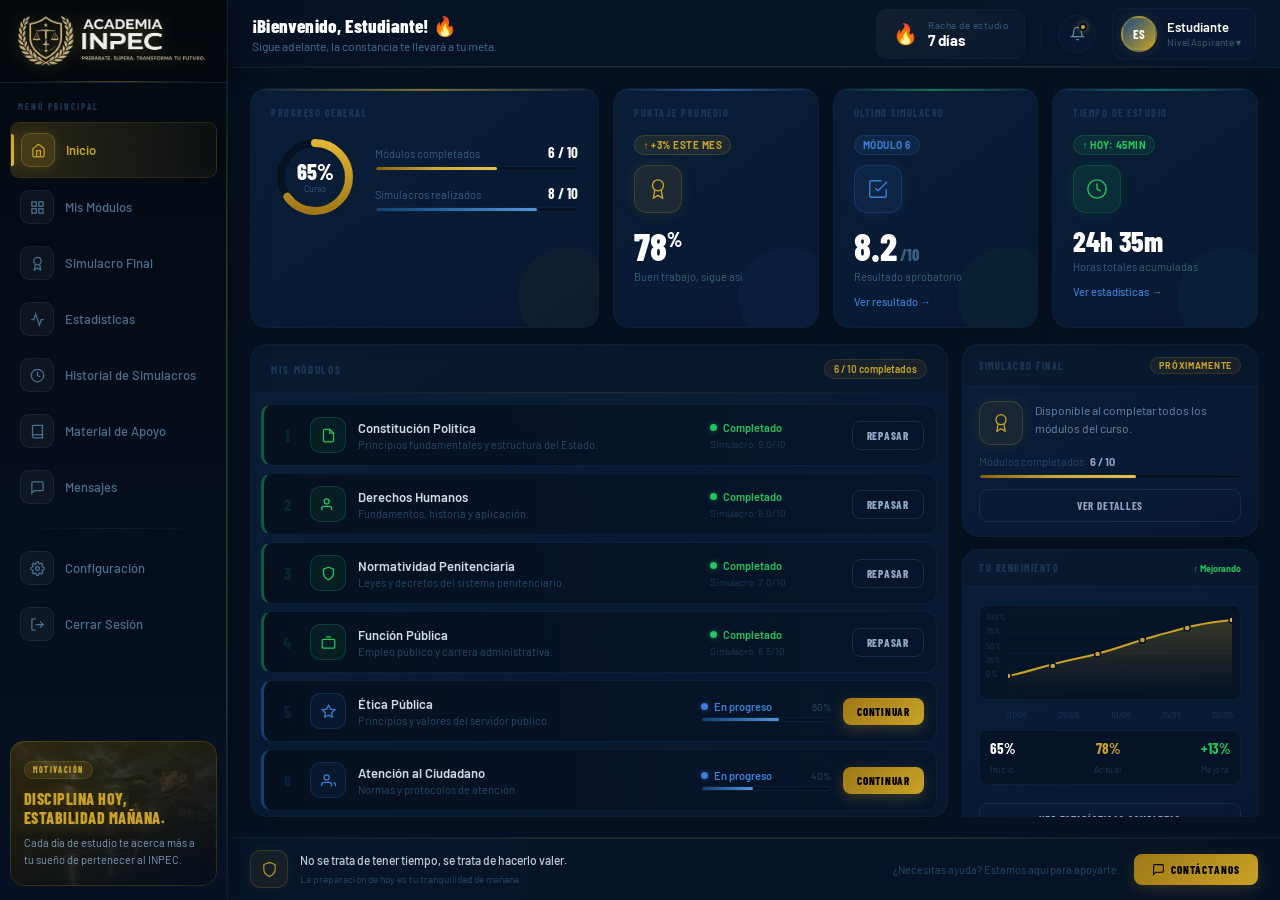
<file: dashboard/index.html>
<!DOCTYPE html>
<html lang="es">
<head>
<meta charset="UTF-8"/>
<meta name="viewport" content="width=device-width,initial-scale=1.0"/>
<title>Dashboard — Academia INPEC</title>
<link href="https://fonts.googleapis.com/css2?family=Barlow:wght@300;400;500;600;700;800&family=Barlow+Condensed:wght@400;500;600;700;800&display=swap" rel="stylesheet">
<style>
/* ============================================
   RESET & BASE
   ============================================ */
*,*::before,*::after{box-sizing:border-box;margin:0;padding:0}
html,body{height:100%;overflow:hidden}
body{
  font-family:'Barlow','Segoe UI',sans-serif;
  background:#050d1a;
  color:#e8edf5;
  -webkit-font-smoothing:antialiased;
  display:flex;flex-direction:column;
}
::-webkit-scrollbar{width:4px}
::-webkit-scrollbar-track{background:#030810}
::-webkit-scrollbar-thumb{background:#162d4e;border-radius:4px}
::-webkit-scrollbar-thumb:hover{background:#c9a22740}
a{text-decoration:none;color:inherit}
button{font-family:inherit;cursor:pointer}

/* ============================================
   LAYOUT PRINCIPAL
   ============================================ */
.layout{display:flex;height:100vh;overflow:hidden}

/* ============================================
   SIDEBAR
   ============================================ */
.sidebar{
  width:228px;flex-shrink:0;
  background:linear-gradient(180deg,#04090f 0%,#061224 100%);
  border-right:1px solid #0d2038;
  display:flex;flex-direction:column;
  overflow:hidden;
  position:relative;
  z-index:20;
  box-shadow:4px 0 24px rgba(0,0,0,0.5);
}

/* Línea decorativa dorada vertical */
.sidebar::after{
  content:'';
  position:absolute;top:0;right:0;bottom:0;
  width:1px;
  background:linear-gradient(180deg,transparent,rgba(201,162,39,0.3) 30%,rgba(201,162,39,0.3) 70%,transparent);
}

/* Logo */
.sb-logo{
  padding:16px 18px;
  border-bottom:1px solid #0d2038;
  display:flex;align-items:center;
  flex-shrink:0;
  background:rgba(0,0,0,0.2);
  position:relative;
}
.sb-logo::after{
  content:'';
  position:absolute;bottom:0;left:18px;right:18px;height:1px;
  background:linear-gradient(90deg,transparent,rgba(201,162,39,0.4),transparent);
}
.sb-logo img{height:50px;width:auto;object-fit:contain;filter:drop-shadow(0 0 8px rgba(201,162,39,0.3))}

/* Nav label */
.sb-section{
  padding:18px 18px 6px;
  font-family:'Barlow Condensed',sans-serif;
  font-size:9px;font-weight:700;
  letter-spacing:0.22em;text-transform:uppercase;
  color:#1e3a5a;
}

/* Nav */
.sb-nav{list-style:none;padding:4px 10px;flex:0}
.sb-nav li{margin-bottom:2px}
.sb-nav a{
  display:flex;align-items:center;gap:11px;
  padding:10px 10px;
  border-radius:9px;
  font-size:13px;font-weight:500;
  color:#4a7090;
  transition:all 0.2s ease;
  position:relative;
  overflow:hidden;
}
.sb-nav a::before{
  content:'';
  position:absolute;inset:0;
  background:linear-gradient(90deg,rgba(201,162,39,0.08),transparent);
  opacity:0;transition:opacity 0.2s;
  border-radius:9px;
}
.sb-nav a:hover{color:#c8d8e8;background:rgba(255,255,255,0.04)}
.sb-nav a:hover::before{opacity:0.5}
.sb-nav a.active{
  color:#c9a227;
  background:linear-gradient(90deg,rgba(201,162,39,0.12),rgba(201,162,39,0.04));
  border:1px solid rgba(201,162,39,0.15);
  font-weight:600;
}
.sb-nav a.active::before{opacity:1}
.sb-nav a.active .ni{
  background:rgba(201,162,39,0.18);
  border-color:rgba(201,162,39,0.3);
  box-shadow:0 0 12px rgba(201,162,39,0.2);
}
/* Active indicator bar */
.sb-nav a.active::after{
  content:'';
  position:absolute;left:0;top:20%;bottom:20%;
  width:3px;border-radius:0 2px 2px 0;
  background:linear-gradient(180deg,#c9a227,#e0b535);
  box-shadow:0 0 8px rgba(201,162,39,0.5);
}
.ni{
  width:34px;height:34px;border-radius:9px;flex-shrink:0;
  display:flex;align-items:center;justify-content:center;
  background:rgba(255,255,255,0.04);
  border:1px solid rgba(255,255,255,0.06);
  transition:all 0.2s;
}
.sb-divider{height:1px;margin:8px 14px;background:linear-gradient(90deg,transparent,#0d2038,transparent)}

/* Motivational card */
.sb-motive{
  margin:10px 10px 14px;
  border-radius:14px;
  overflow:hidden;
  position:relative;
  flex-shrink:0;
}
.sb-motive-bg{
  position:absolute;inset:0;
  background-size:cover;background-position:center 20%;
  filter:brightness(0.28) saturate(0.8);
}
.sb-motive-ov{
  position:absolute;inset:0;
  background:linear-gradient(160deg,rgba(201,162,39,0.22) 0%,rgba(5,15,31,0.85) 100%);
}
.sb-motive-border{
  position:absolute;inset:0;
  border-radius:14px;
  border:1px solid rgba(201,162,39,0.2);
  pointer-events:none;
}
.sb-motive-content{position:relative;z-index:1;padding:16px 14px 18px}
.sb-motive-tag{
  display:inline-block;
  font-family:'Barlow Condensed',sans-serif;
  font-size:8px;font-weight:800;letter-spacing:0.2em;text-transform:uppercase;
  color:#c9a227;background:rgba(201,162,39,0.12);
  border:1px solid rgba(201,162,39,0.2);
  padding:3px 8px;border-radius:20px;margin-bottom:10px;
}
.sb-motive h4{
  font-family:'Barlow Condensed',sans-serif;
  font-size:16px;font-weight:800;text-transform:uppercase;
  letter-spacing:0.03em;color:#c9a227;line-height:1.2;margin-bottom:8px;
  text-shadow:0 0 20px rgba(201,162,39,0.3);
}
.sb-motive p{font-size:11px;color:#7a9ab8;line-height:1.5}

/* ============================================
   MAIN
   ============================================ */
.main{flex:1;display:flex;flex-direction:column;overflow:hidden;background:#061224}

/* ============================================
   TOPBAR
   ============================================ */
.topbar{
  height:68px;flex-shrink:0;
  background:linear-gradient(90deg,#061224,#07152a);
  border-bottom:1px solid #0d2038;
  display:flex;align-items:center;
  padding:0 24px;gap:16px;
  position:relative;
  box-shadow:0 4px 20px rgba(0,0,0,0.3);
}
.topbar::after{
  content:'';
  position:absolute;bottom:0;left:0;right:0;height:1px;
  background:linear-gradient(90deg,transparent,rgba(201,162,39,0.2) 30%,rgba(201,162,39,0.2) 70%,transparent);
}

.tb-welcome{flex:1}
.tb-welcome h2{
  font-family:'Barlow Condensed',sans-serif;
  font-size:19px;font-weight:800;color:#fff;
  letter-spacing:0.01em;
}
.tb-welcome p{font-size:12px;color:#4a7090;margin-top:1px}

.tb-streak{
  display:flex;align-items:center;gap:10px;
  background:rgba(10,25,50,0.8);
  border:1px solid #0d2038;
  border-radius:10px;padding:9px 16px;
  position:relative;overflow:hidden;
}
.tb-streak::before{
  content:'';position:absolute;inset:0;
  background:linear-gradient(135deg,rgba(201,162,39,0.05),transparent);
}
.tb-streak-ico{font-size:20px}
.tb-streak-info{position:relative}
.tb-streak-info label{display:block;font-size:10px;color:#3a6080;letter-spacing:0.05em}
.tb-streak-info strong{display:block;font-size:15px;font-weight:700;color:#fff}

.tb-sep{width:1px;height:28px;background:#0d2038}

.tb-notif{
  width:38px;height:38px;border-radius:50%;
  background:rgba(10,25,50,0.8);border:1px solid #0d2038;
  display:flex;align-items:center;justify-content:center;
  cursor:pointer;position:relative;transition:all 0.2s;
}
.tb-notif:hover{border-color:rgba(201,162,39,0.3);background:rgba(201,162,39,0.06)}
.ndot{
  position:absolute;top:7px;right:8px;
  width:8px;height:8px;border-radius:50%;
  background:#c9a227;border:2px solid #061224;
  box-shadow:0 0 6px rgba(201,162,39,0.6);
  animation:pulse-dot 2s ease-in-out infinite;
}
@keyframes pulse-dot{0%,100%{box-shadow:0 0 6px rgba(201,162,39,0.6)}50%{box-shadow:0 0 12px rgba(201,162,39,0.9)}}

.tb-user{
  display:flex;align-items:center;gap:10px;
  background:rgba(10,25,50,0.8);border:1px solid #0d2038;
  border-radius:10px;padding:7px 14px 7px 8px;
  cursor:pointer;transition:all 0.2s;
}
.tb-user:hover{border-color:rgba(201,162,39,0.25)}
.u-av{
  width:36px;height:36px;border-radius:50%;
  background:linear-gradient(135deg,#1a4a80,#c9a227);
  display:flex;align-items:center;justify-content:center;
  font-family:'Barlow Condensed',sans-serif;font-weight:700;font-size:13px;color:#fff;
  border:2px solid rgba(201,162,39,0.3);
  box-shadow:0 0 12px rgba(201,162,39,0.15);
}
.u-info strong{display:block;font-size:13px;color:#fff;font-weight:600}
.u-info span{display:block;font-size:10px;color:#3a6080;margin-top:1px}

/* ============================================
   CONTENT AREA
   ============================================ */
.content{flex:1;overflow-y:auto;padding:20px 22px;display:flex;flex-direction:column;gap:16px}

/* ============================================
   TOP STAT CARDS
   ============================================ */
.stats-row{display:grid;grid-template-columns:1.7fr 1fr 1fr 1fr;gap:14px}

.sc{
  background:linear-gradient(145deg,#0a1e38,#081830);
  border:1px solid #0d2038;
  border-radius:16px;padding:18px 20px;
  position:relative;overflow:hidden;
  transition:all 0.25s ease;
  box-shadow:0 4px 20px rgba(0,0,0,0.3),inset 0 1px 0 rgba(255,255,255,0.03);
}
.sc:hover{
  border-color:#162d4e;
  transform:translateY(-2px);
  box-shadow:0 8px 32px rgba(0,0,0,0.4),inset 0 1px 0 rgba(255,255,255,0.04);
}
/* Glow top accent */
.sc::before{
  content:'';position:absolute;top:0;left:0;right:0;height:2px;
  border-radius:16px 16px 0 0;
}
.sc.gold-accent::before{background:linear-gradient(90deg,transparent,rgba(201,162,39,0.6),transparent)}
.sc.blue-accent::before{background:linear-gradient(90deg,transparent,rgba(59,127,212,0.6),transparent)}
.sc.green-accent::before{background:linear-gradient(90deg,transparent,rgba(34,197,94,0.5),transparent)}
.sc.teal-accent::before{background:linear-gradient(90deg,transparent,rgba(20,180,160,0.5),transparent)}

/* Fondo decorativo */
.sc::after{
  content:'';position:absolute;right:-20px;bottom:-20px;
  width:100px;height:100px;border-radius:50%;
  opacity:0.04;
}
.sc.gold-accent::after{background:#c9a227}
.sc.blue-accent::after{background:#3b7fd4}
.sc.green-accent::after{background:#22c55e}
.sc.teal-accent::after{background:#14b4a0}

.sc-label{
  font-family:'Barlow Condensed',sans-serif;
  font-size:10px;font-weight:700;letter-spacing:0.15em;text-transform:uppercase;
  color:#1e3a5a;margin-bottom:14px;
}

/* Donut chart */
.donut-row{display:flex;align-items:center;gap:16px}
.donut-wrap{position:relative;flex-shrink:0}
.donut-wrap svg{display:block;transform:rotate(-90deg)}
.donut-center{
  position:absolute;inset:0;
  display:flex;flex-direction:column;align-items:center;justify-content:center;
}
.donut-pct{
  font-family:'Barlow Condensed',sans-serif;
  font-size:22px;font-weight:800;color:#fff;line-height:1;
}
.donut-sub{font-size:9px;color:#3a6080;margin-top:1px;text-align:center}

.prog-col{flex:1}
.prog-item{margin-bottom:13px}
.prog-item:last-child{margin-bottom:0}
.prog-top{display:flex;justify-content:space-between;align-items:baseline;margin-bottom:5px}
.prog-lbl{font-size:11px;color:#3a6080}
.prog-val{font-size:15px;font-weight:700;color:#fff;font-family:'Barlow Condensed',sans-serif}
.pbar{height:5px;background:#061224;border-radius:10px;overflow:hidden;border:1px solid #0d2038}
.pf{height:100%;border-radius:10px;position:relative;overflow:hidden}
.pf::after{
  content:'';position:absolute;inset:0;
  background:linear-gradient(90deg,transparent 0%,rgba(255,255,255,0.15) 50%,transparent 100%);
  animation:shimmer 2s linear infinite;background-size:200% 100%;
}
@keyframes shimmer{0%{background-position:200% 0}100%{background-position:-200% 0}}
.pf.gold{background:linear-gradient(90deg,#8a6010,#c9a227,#e0b535)}
.pf.blue{background:linear-gradient(90deg,#143f70,#1e5fa0,#3b7fd4)}
.pf.green{background:linear-gradient(90deg,#0a5020,#16803c,#22c55e)}

/* Stat number cards */
.sc-icon{
  width:48px;height:48px;border-radius:13px;
  display:flex;align-items:center;justify-content:center;
  margin-bottom:14px;position:relative;z-index:1;
}
.ico-gold{background:rgba(201,162,39,0.1);border:1px solid rgba(201,162,39,0.2);box-shadow:0 0 16px rgba(201,162,39,0.1)}
.ico-blue{background:rgba(59,127,212,0.1);border:1px solid rgba(59,127,212,0.2);box-shadow:0 0 16px rgba(59,127,212,0.1)}
.ico-green{background:rgba(34,197,94,0.1);border:1px solid rgba(34,197,94,0.2);box-shadow:0 0 16px rgba(34,197,94,0.1)}
.sc-num{
  font-family:'Barlow Condensed',sans-serif;
  font-size:38px;font-weight:800;color:#fff;line-height:1;
  position:relative;z-index:1;
}
.sc-num sup{font-size:20px;vertical-align:super}
.sc-num .denom{font-size:16px;color:#3a6080}
.sc-sub{font-size:11px;color:#3a6080;margin-top:5px;position:relative;z-index:1}
.sc-link{
  display:inline-flex;align-items:center;gap:4px;
  font-size:11px;color:#3b7fd4;margin-top:12px;
  cursor:pointer;transition:color 0.2s;position:relative;z-index:1;
  font-weight:500;
}
.sc-link:hover{color:#7ab4f5}
.sc-badge{
  display:inline-flex;align-items:center;gap:4px;
  font-size:10px;font-weight:700;letter-spacing:0.05em;text-transform:uppercase;
  padding:3px 8px;border-radius:20px;margin-bottom:10px;
}
.badge-gold{background:rgba(201,162,39,0.1);color:#c9a227;border:1px solid rgba(201,162,39,0.2)}
.badge-green{background:rgba(34,197,94,0.1);color:#22c55e;border:1px solid rgba(34,197,94,0.2)}
.badge-blue{background:rgba(59,127,212,0.1);color:#3b7fd4;border:1px solid rgba(59,127,212,0.2)}

/* ============================================
   BOTTOM GRID
   ============================================ */
.bottom-grid{display:grid;grid-template-columns:1fr 296px;gap:14px;flex:1;min-height:0}

/* ============================================
   MÓDULOS PANEL
   ============================================ */
.panel{
  background:linear-gradient(145deg,#0a1e38,#081830);
  border:1px solid #0d2038;border-radius:16px;
  overflow:hidden;
  box-shadow:0 4px 20px rgba(0,0,0,0.3),inset 0 1px 0 rgba(255,255,255,0.02);
}
.panel-head{
  padding:14px 20px;
  border-bottom:1px solid #0d2038;
  display:flex;align-items:center;justify-content:space-between;
  background:rgba(0,0,0,0.15);
  position:relative;
}
.panel-head::after{
  content:'';position:absolute;bottom:0;left:20px;right:20px;height:1px;
  background:linear-gradient(90deg,transparent,rgba(201,162,39,0.15),transparent);
}
.panel-title{
  font-family:'Barlow Condensed',sans-serif;
  font-size:11px;font-weight:700;letter-spacing:0.15em;text-transform:uppercase;
  color:#1e3a5a;
}
.panel-head-right{display:flex;align-items:center;gap:6px}
.panel-tag{
  font-size:10px;font-weight:600;color:#c9a227;
  background:rgba(201,162,39,0.08);border:1px solid rgba(201,162,39,0.15);
  padding:3px 9px;border-radius:20px;
}
.modules-list{overflow-y:auto;max-height:calc(100vh - 340px);padding:10px}

/* Módulo row */
.mod-row{
  display:flex;align-items:center;gap:12px;
  padding:12px 12px;
  border-radius:11px;
  border:1px solid #0d2038;
  background:linear-gradient(90deg,rgba(5,13,26,0.8),rgba(6,18,36,0.5));
  margin-bottom:7px;
  transition:all 0.2s ease;
  position:relative;overflow:hidden;
}
.mod-row:hover{
  border-color:#162d4e;
  background:linear-gradient(90deg,rgba(10,25,55,0.9),rgba(8,20,40,0.7));
  transform:translateX(2px);
  box-shadow:0 4px 16px rgba(0,0,0,0.3);
}
.mod-row.done{border-left:3px solid rgba(34,197,94,0.4)}
.mod-row.inprog{border-left:3px solid rgba(59,127,212,0.4)}
.mod-row.locked{opacity:0.55}

.mod-num{
  font-family:'Barlow Condensed',sans-serif;
  font-size:16px;font-weight:800;
  color:#0d2038;min-width:22px;text-align:center;
}
.mod-row.done .mod-num{color:#22c55e22}
.mod-row.inprog .mod-num{color:#3b7fd422}

.mod-ico{
  width:36px;height:36px;border-radius:10px;flex-shrink:0;
  display:flex;align-items:center;justify-content:center;
  border:1px solid;transition:all 0.2s;
}
.ico-done{background:rgba(34,197,94,0.08);border-color:rgba(34,197,94,0.2)}
.ico-prog{background:rgba(59,127,212,0.08);border-color:rgba(59,127,212,0.2)}
.ico-lock{background:rgba(30,58,90,0.3);border-color:rgba(30,58,90,0.4)}
.ico-gold-m{background:rgba(201,162,39,0.08);border-color:rgba(201,162,39,0.2)}

.mod-info{flex:1;min-width:0}
.mod-info h4{
  font-size:13px;font-weight:600;color:#d0dce8;
  white-space:nowrap;overflow:hidden;text-overflow:ellipsis;margin-bottom:2px;
}
.mod-info p{font-size:11px;color:#2a4a6a}

/* Status area */
.mod-status{width:130px;flex-shrink:0}
.status-row{display:flex;align-items:center;gap:6px;margin-bottom:4px}
.s-dot{width:7px;height:7px;border-radius:50%;flex-shrink:0}
.s-green{background:#22c55e;box-shadow:0 0 6px rgba(34,197,94,0.5)}
.s-blue{background:#3b7fd4;box-shadow:0 0 6px rgba(59,127,212,0.5)}
.s-gray{background:#2a4a6a;width:6px;height:6px;border:1px solid #2a4a6a}
.status-txt{font-size:11px;font-weight:600}
.txt-green{color:#22c55e}
.txt-blue{color:#3b7fd4}
.txt-gray{color:#2a4a6a}
.simulacro-score{font-size:10px;color:#1e3a5a;margin-top:2px}
.mod-pct{font-size:10px;color:#2a4a6a;text-align:right}

/* Botones módulo */
.mod-btn{
  padding:7px 14px;border-radius:8px;
  font-family:'Barlow Condensed',sans-serif;
  font-size:11px;font-weight:800;letter-spacing:0.07em;text-transform:uppercase;
  border:none;cursor:pointer;transition:all 0.2s;
  white-space:nowrap;flex-shrink:0;
}
.btn-rep{
  background:transparent;color:#8fa8c8;
  border:1px solid #162d4e;
}
.btn-rep:hover{border-color:rgba(201,162,39,0.4);color:#c9a227;background:rgba(201,162,39,0.06)}
.btn-cont{
  background:linear-gradient(135deg,#a07818,#c9a227);
  color:#000;font-weight:800;
  box-shadow:0 4px 14px rgba(201,162,39,0.25);
}
.btn-cont:hover{background:linear-gradient(135deg,#c9a227,#e0b535);box-shadow:0 6px 20px rgba(201,162,39,0.4);transform:translateY(-1px)}
.btn-lock{
  background:rgba(20,40,70,0.5);color:#2a4a6a;
  border:1px solid #0d2038;
  display:flex;align-items:center;gap:5px;
  cursor:not-allowed;
}

/* ============================================
   COLUMNA DERECHA
   ============================================ */
.right-col{display:flex;flex-direction:column;gap:12px;overflow-y:auto;min-height:0}

.r-panel{
  background:linear-gradient(145deg,#0a1e38,#081830);
  border:1px solid #0d2038;border-radius:16px;
  flex-shrink:0;
  box-shadow:0 4px 20px rgba(0,0,0,0.3),inset 0 1px 0 rgba(255,255,255,0.02);
  overflow:hidden;
}
.r-panel-head{
  padding:12px 16px;border-bottom:1px solid #0d2038;
  display:flex;align-items:center;gap:8px;
  background:rgba(0,0,0,0.15);
}
.r-panel-title{
  font-family:'Barlow Condensed',sans-serif;
  font-size:10px;font-weight:700;letter-spacing:0.15em;text-transform:uppercase;
  color:#1e3a5a;flex:1;
}
.r-panel-body{padding:14px 16px}

/* Simulacro Final */
.sf-row{display:flex;align-items:flex-start;gap:12px}
.sf-ico{
  width:44px;height:44px;border-radius:12px;flex-shrink:0;
  background:rgba(201,162,39,0.08);border:1px solid rgba(201,162,39,0.2);
  display:flex;align-items:center;justify-content:center;
  box-shadow:0 0 16px rgba(201,162,39,0.1);
}
.sf-txt{flex:1}
.sf-txt p{font-size:12px;color:#6a88a8;line-height:1.5;margin-bottom:8px}
.sf-meta{font-size:11px;color:#2a4a6a;margin-bottom:6px}
.sf-meta strong{color:#8fa8c8}
.sf-btn{
  width:100%;padding:9px;border-radius:9px;
  background:transparent;border:1px solid #162d4e;
  color:#8fa8c8;font-family:'Barlow Condensed',sans-serif;
  font-size:11px;font-weight:700;letter-spacing:0.08em;text-transform:uppercase;
  cursor:pointer;transition:all 0.2s;margin-top:10px;
}
.sf-btn:hover{border-color:rgba(201,162,39,0.35);color:#c9a227;background:rgba(201,162,39,0.05)}

/* Gráfico rendimiento */
.chart-area{padding:4px 0 8px}
.chart-svg-wrap{
  position:relative;margin:0 0 6px;
  background:rgba(5,13,26,0.5);
  border-radius:8px;overflow:hidden;
  border:1px solid #0d2038;
}
.chart-ylabels{
  position:absolute;left:6px;top:6px;bottom:20px;
  display:flex;flex-direction:column;justify-content:space-between;
  pointer-events:none;
}
.chart-ylabels span{font-size:8px;color:#1e3a5a}
.chart-xlabels{display:flex;justify-content:space-between;padding:0 4px}
.chart-xlabels span{font-size:8px;color:#1e3a5a}
.chart-stat-row{
  display:flex;justify-content:space-between;align-items:center;
  margin-top:10px;padding:8px 10px;
  background:rgba(5,13,26,0.5);border-radius:8px;border:1px solid #0d2038;
}
.cs-item{text-align:center}
.cs-val{font-family:'Barlow Condensed',sans-serif;font-size:15px;font-weight:700;color:#fff;display:block}
.cs-lbl{font-size:9px;color:#1e3a5a;letter-spacing:0.06em}

/* Calendario */
.cal-nav-row{display:flex;align-items:center;justify-content:space-between;margin-bottom:10px}
.cal-nav-row h4{
  font-family:'Barlow Condensed',sans-serif;
  font-size:13px;font-weight:700;color:#c0ccdc;letter-spacing:0.04em;
}
.cal-arr{
  width:24px;height:24px;border-radius:6px;
  background:rgba(10,25,50,0.8);border:1px solid #162d4e;
  display:flex;align-items:center;justify-content:center;cursor:pointer;
  transition:all 0.2s;
}
.cal-arr:hover{border-color:rgba(201,162,39,0.3);background:rgba(201,162,39,0.06)}
.cal-grid{display:grid;grid-template-columns:repeat(7,1fr);gap:2px;text-align:center}
.cdn{font-size:8px;font-weight:700;letter-spacing:0.06em;color:#1e3a5a;padding:4px 0;text-transform:uppercase}
.cd{
  font-size:10px;color:#2a4a6a;
  padding:5px 2px;border-radius:5px;cursor:pointer;
  transition:all 0.15s;line-height:1;
}
.cd:hover{background:rgba(30,60,100,0.5);color:#8fa8c8}
.cd.act{background:rgba(59,127,212,0.15);color:#3b7fd4;font-weight:600;border-radius:5px}
.cd.today{
  background:linear-gradient(135deg,#a07818,#c9a227);
  color:#000;font-weight:800;border-radius:50%;
  box-shadow:0 0 10px rgba(201,162,39,0.4);
}
.cd.emp{pointer-events:none}
.cal-foot{
  margin-top:10px;padding-top:8px;border-top:1px solid #0d2038;
  display:flex;align-items:center;justify-content:space-between;
}
.cal-foot span{font-size:10px;color:#1e3a5a}
.cal-foot strong{color:#c9a227}

/* ============================================
   FOOTER BAR
   ============================================ */
.footer-bar{
  flex-shrink:0;
  background:linear-gradient(90deg,#07152a,#061224);
  border-top:1px solid #0d2038;
  padding:12px 22px;
  display:flex;align-items:center;justify-content:space-between;gap:16px;
  position:relative;
}
.footer-bar::before{
  content:'';position:absolute;top:0;left:0;right:0;height:1px;
  background:linear-gradient(90deg,transparent,rgba(201,162,39,0.2) 30%,rgba(201,162,39,0.2) 70%,transparent);
}
.fb-left{display:flex;align-items:center;gap:12px}
.fb-ico{
  width:38px;height:38px;border-radius:10px;flex-shrink:0;
  background:rgba(201,162,39,0.08);border:1px solid rgba(201,162,39,0.2);
  display:flex;align-items:center;justify-content:center;
  box-shadow:0 0 12px rgba(201,162,39,0.08);
}
.fb-left p{font-size:12px;color:#c0ccdc;font-weight:500}
.fb-left span{font-size:10px;color:#2a4a6a}
.fb-right{display:flex;align-items:center;gap:14px}
.fb-right p{font-size:11px;color:#2a4a6a}
.fb-btn{
  padding:9px 18px;border-radius:8px;
  background:linear-gradient(135deg,#a07818,#c9a227);color:#000;
  font-family:'Barlow Condensed',sans-serif;
  font-size:11px;font-weight:800;letter-spacing:0.1em;text-transform:uppercase;
  border:none;cursor:pointer;display:flex;align-items:center;gap:6px;
  transition:all 0.2s;box-shadow:0 4px 14px rgba(201,162,39,0.2);
}
.fb-btn:hover{background:linear-gradient(135deg,#c9a227,#e0b535);box-shadow:0 6px 20px rgba(201,162,39,0.35)}
</style>
</head>
<body>
<div class="layout">

<!-- ========== SIDEBAR ========== -->
<aside class="sidebar">
  <div class="sb-logo">
    <img src="../assets/logos/logo.png" alt="Academia INPEC">
  </div>

  <div class="sb-section">Menú Principal</div>
  <ul class="sb-nav">
    <li><a href="#" class="active">
      <div class="ni"><svg width="15" height="15" viewBox="0 0 24 24" fill="none" stroke="#c9a227" stroke-width="2"><path d="M3 9l9-7 9 7v11a2 2 0 0 1-2 2H5a2 2 0 0 1-2-2z"/><polyline points="9,22 9,12 15,12 15,22"/></svg></div>
      <span>Inicio</span>
    </a></li>
    <li><a href="#">
      <div class="ni"><svg width="15" height="15" viewBox="0 0 24 24" fill="none" stroke="#4a7090" stroke-width="2"><rect x="3" y="3" width="7" height="7"/><rect x="14" y="3" width="7" height="7"/><rect x="14" y="14" width="7" height="7"/><rect x="3" y="14" width="7" height="7"/></svg></div>
      <span>Mis Módulos</span>
    </a></li>
    <li><a href="#">
      <div class="ni"><svg width="15" height="15" viewBox="0 0 24 24" fill="none" stroke="#4a7090" stroke-width="2"><circle cx="12" cy="8" r="6"/><path d="M15.477 12.89L17 22l-5-3-5 3 1.523-9.11"/></svg></div>
      <span>Simulacro Final</span>
    </a></li>
    <li><a href="#">
      <div class="ni"><svg width="15" height="15" viewBox="0 0 24 24" fill="none" stroke="#4a7090" stroke-width="2"><polyline points="22,12 18,12 15,21 9,3 6,12 2,12"/></svg></div>
      <span>Estadísticas</span>
    </a></li>
    <li><a href="#">
      <div class="ni"><svg width="15" height="15" viewBox="0 0 24 24" fill="none" stroke="#4a7090" stroke-width="2"><circle cx="12" cy="12" r="10"/><polyline points="12,6 12,12 16,14"/></svg></div>
      <span>Historial de Simulacros</span>
    </a></li>
    <li><a href="#">
      <div class="ni"><svg width="15" height="15" viewBox="0 0 24 24" fill="none" stroke="#4a7090" stroke-width="2"><path d="M4 19.5A2.5 2.5 0 0 1 6.5 17H20"/><path d="M6.5 2H20v20H6.5A2.5 2.5 0 0 1 4 19.5v-15A2.5 2.5 0 0 1 6.5 2z"/></svg></div>
      <span>Material de Apoyo</span>
    </a></li>
    <li><a href="#">
      <div class="ni"><svg width="15" height="15" viewBox="0 0 24 24" fill="none" stroke="#4a7090" stroke-width="2"><path d="M21 15a2 2 0 0 1-2 2H7l-4 4V5a2 2 0 0 1 2-2h14a2 2 0 0 1 2 2z"/></svg></div>
      <span>Mensajes</span>
    </a></li>
  </ul>

  <div class="sb-divider"></div>
  <ul class="sb-nav">
    <li><a href="#">
      <div class="ni"><svg width="15" height="15" viewBox="0 0 24 24" fill="none" stroke="#4a7090" stroke-width="2"><circle cx="12" cy="12" r="3"/><path d="M19.4 15a1.65 1.65 0 0 0 .33 1.82l.06.06a2 2 0 0 1-2.83 2.83l-.06-.06a1.65 1.65 0 0 0-1.82-.33 1.65 1.65 0 0 0-1 1.51V21a2 2 0 0 1-4 0v-.09A1.65 1.65 0 0 0 9 19.4a1.65 1.65 0 0 0-1.82.33l-.06.06a2 2 0 0 1-2.83-2.83l.06-.06A1.65 1.65 0 0 0 4.68 15a1.65 1.65 0 0 0-1.51-1H3a2 2 0 0 1 0-4h.09A1.65 1.65 0 0 0 4.6 9a1.65 1.65 0 0 0-.33-1.82l-.06-.06a2 2 0 0 1 2.83-2.83l.06.06A1.65 1.65 0 0 0 9 4.68a1.65 1.65 0 0 0 1-1.51V3a2 2 0 0 1 4 0v.09a1.65 1.65 0 0 0 1 1.51 1.65 1.65 0 0 0 1.82-.33l.06-.06a2 2 0 0 1 2.83 2.83l-.06.06A1.65 1.65 0 0 0 19.4 9a1.65 1.65 0 0 0 1.51 1H21a2 2 0 0 1 0 4h-.09a1.65 1.65 0 0 0-1.51 1z"/></svg></div>
      <span>Configuración</span>
    </a></li>
    <li><a href="../index.html">
      <div class="ni"><svg width="15" height="15" viewBox="0 0 24 24" fill="none" stroke="#4a7090" stroke-width="2"><path d="M9 21H5a2 2 0 0 1-2-2V5a2 2 0 0 1 2-2h4"/><polyline points="16,17 21,12 16,7"/><line x1="21" y1="12" x2="9" y2="12"/></svg></div>
      <span>Cerrar Sesión</span>
    </a></li>
  </ul>

  <div style="flex:1"></div>

  <!-- Motivational card -->
  <div class="sb-motive">
    <div class="sb-motive-bg" style="background-image:url('../assets/backgrounds/hero-bg.jpg')"></div>
    <div class="sb-motive-ov"></div>
    <div class="sb-motive-border"></div>
    <div class="sb-motive-content">
      <div class="sb-motive-tag">Motivación</div>
      <h4>Disciplina hoy,<br>estabilidad mañana.</h4>
      <p>Cada día de estudio te acerca más a tu sueño de pertenecer al INPEC.</p>
    </div>
  </div>
</aside>

<!-- ========== MAIN ========== -->
<div class="main">

  <!-- TOPBAR -->
  <header class="topbar">
    <div class="tb-welcome">
      <h2>¡Bienvenido, Estudiante! 🔥</h2>
      <p>Sigue adelante, la constancia te llevará a tu meta.</p>
    </div>
    <div class="tb-streak">
      <span class="tb-streak-ico">🔥</span>
      <div class="tb-streak-info">
        <label>Racha de estudio</label>
        <strong>7 días</strong>
      </div>
    </div>
    <div class="tb-sep"></div>
    <div class="tb-notif" title="Notificaciones">
      <svg width="15" height="15" viewBox="0 0 24 24" fill="none" stroke="#6a88a8" stroke-width="2"><path d="M18 8A6 6 0 0 0 6 8c0 7-3 9-3 9h18s-3-2-3-9"/><path d="M13.73 21a2 2 0 0 1-3.46 0"/></svg>
      <div class="ndot"></div>
    </div>
    <div class="tb-user">
      <div class="u-av">ES</div>
      <div class="u-info">
        <strong>Estudiante</strong>
        <span>Nivel Aspirante ▾</span>
      </div>
    </div>
  </header>

  <!-- CONTENT -->
  <div class="content">

    <!-- STAT CARDS -->
    <div class="stats-row">

      <!-- Progreso General -->
      <div class="sc gold-accent">
        <div class="sc-label">Progreso General</div>
        <div class="donut-row">
          <div class="donut-wrap">
            <svg width="88" height="88" viewBox="0 0 88 88">
              <circle cx="44" cy="44" r="34" fill="none" stroke="#061224" stroke-width="8"/>
              <circle cx="44" cy="44" r="34" fill="none" stroke="url(#dg)" stroke-width="8"
                stroke-dasharray="213.6" stroke-dashoffset="74.8" stroke-linecap="round"/>
              <defs>
                <linearGradient id="dg" x1="0%" y1="0%" x2="100%" y2="0%">
                  <stop offset="0%" stop-color="#a07818"/>
                  <stop offset="100%" stop-color="#e0b535"/>
                </linearGradient>
              </defs>
            </svg>
            <div class="donut-center">
              <div class="donut-pct">65%</div>
              <div class="donut-sub">Curso</div>
            </div>
          </div>
          <div class="prog-col">
            <div class="prog-item">
              <div class="prog-top">
                <span class="prog-lbl">Módulos completados</span>
                <span class="prog-val">6 / 10</span>
              </div>
              <div class="pbar"><div class="pf gold" style="width:60%"></div></div>
            </div>
            <div class="prog-item">
              <div class="prog-top">
                <span class="prog-lbl">Simulacros realizados</span>
                <span class="prog-val">8 / 10</span>
              </div>
              <div class="pbar"><div class="pf blue" style="width:80%"></div></div>
            </div>
          </div>
        </div>
      </div>

      <!-- Puntaje -->
      <div class="sc blue-accent">
        <div class="sc-label">Puntaje Promedio</div>
        <div class="sc-badge badge-gold">↑ +3% este mes</div>
        <div class="sc-icon ico-gold">
          <svg width="22" height="22" viewBox="0 0 24 24" fill="none" stroke="#c9a227" stroke-width="1.5"><circle cx="12" cy="8" r="6"/><path d="M15.477 12.89L17 22l-5-3-5 3 1.523-9.11"/></svg>
        </div>
        <div class="sc-num">78<sup>%</sup></div>
        <div class="sc-sub">Buen trabajo, sigue así</div>
      </div>

      <!-- Último simulacro -->
      <div class="sc green-accent">
        <div class="sc-label">Último Simulacro</div>
        <div class="sc-badge badge-blue">Módulo 6</div>
        <div class="sc-icon ico-blue">
          <svg width="22" height="22" viewBox="0 0 24 24" fill="none" stroke="#3b7fd4" stroke-width="1.5"><polyline points="9,11 12,14 22,4"/><path d="M21 12v7a2 2 0 0 1-2 2H5a2 2 0 0 1-2-2V5a2 2 0 0 1 2-2h11"/></svg>
        </div>
        <div class="sc-num">8.2<span class="denom"> /10</span></div>
        <div class="sc-sub">Resultado aprobatorio</div>
        <div class="sc-link">Ver resultado →</div>
      </div>

      <!-- Tiempo -->
      <div class="sc teal-accent">
        <div class="sc-label">Tiempo de Estudio</div>
        <div class="sc-badge badge-green">↑ Hoy: 45min</div>
        <div class="sc-icon ico-green">
          <svg width="22" height="22" viewBox="0 0 24 24" fill="none" stroke="#22c55e" stroke-width="1.5"><circle cx="12" cy="12" r="10"/><polyline points="12,6 12,12 16,14"/></svg>
        </div>
        <div class="sc-num" style="font-size:28px">24h 35m</div>
        <div class="sc-sub">Horas totales acumuladas</div>
        <div class="sc-link">Ver estadísticas →</div>
      </div>

    </div>

    <!-- BOTTOM GRID -->
    <div class="bottom-grid" style="min-height:0;flex:1">

      <!-- MÓDULOS -->
      <div class="panel">
        <div class="panel-head">
          <div class="panel-title">Mis Módulos</div>
          <div class="panel-head-right">
            <span class="panel-tag">6 / 10 completados</span>
          </div>
        </div>
        <div class="modules-list">

          <!-- 1 -->
          <div class="mod-row done">
            <span class="mod-num">1</span>
            <div class="mod-ico ico-done"><svg width="15" height="15" viewBox="0 0 24 24" fill="none" stroke="#22c55e" stroke-width="2"><path d="M14 2H6a2 2 0 0 0-2 2v16a2 2 0 0 0 2 2h12a2 2 0 0 0 2-2V8z"/><polyline points="14,2 14,8 20,8"/></svg></div>
            <div class="mod-info"><h4>Constitución Política</h4><p>Principios fundamentales y estructura del Estado.</p></div>
            <div class="mod-status">
              <div class="status-row"><div class="s-dot s-green"></div><span class="status-txt txt-green">Completado</span></div>
              <div class="simulacro-score">Simulacro: 9.0/10</div>
            </div>
            <button class="mod-btn btn-rep">Repasar</button>
          </div>

          <!-- 2 -->
          <div class="mod-row done">
            <span class="mod-num">2</span>
            <div class="mod-ico ico-done"><svg width="15" height="15" viewBox="0 0 24 24" fill="none" stroke="#22c55e" stroke-width="2"><path d="M17 21v-2a4 4 0 0 0-4-4H5a4 4 0 0 0-4 4v2"/><circle cx="9" cy="7" r="4"/></svg></div>
            <div class="mod-info"><h4>Derechos Humanos</h4><p>Fundamentos, historia y aplicación.</p></div>
            <div class="mod-status">
              <div class="status-row"><div class="s-dot s-green"></div><span class="status-txt txt-green">Completado</span></div>
              <div class="simulacro-score">Simulacro: 8.0/10</div>
            </div>
            <button class="mod-btn btn-rep">Repasar</button>
          </div>

          <!-- 3 -->
          <div class="mod-row done">
            <span class="mod-num">3</span>
            <div class="mod-ico ico-done"><svg width="15" height="15" viewBox="0 0 24 24" fill="none" stroke="#22c55e" stroke-width="2"><path d="M12 22s8-4 8-10V5l-8-3-8 3v7c0 6 8 10 8 10z"/></svg></div>
            <div class="mod-info"><h4>Normatividad Penitenciaria</h4><p>Leyes y decretos del sistema penitenciario.</p></div>
            <div class="mod-status">
              <div class="status-row"><div class="s-dot s-green"></div><span class="status-txt txt-green">Completado</span></div>
              <div class="simulacro-score">Simulacro: 7.0/10</div>
            </div>
            <button class="mod-btn btn-rep">Repasar</button>
          </div>

          <!-- 4 -->
          <div class="mod-row done">
            <span class="mod-num">4</span>
            <div class="mod-ico ico-done"><svg width="15" height="15" viewBox="0 0 24 24" fill="none" stroke="#22c55e" stroke-width="2"><rect x="2" y="7" width="20" height="14" rx="2"/><path d="M16 3H8"/></svg></div>
            <div class="mod-info"><h4>Función Pública</h4><p>Empleo público y carrera administrativa.</p></div>
            <div class="mod-status">
              <div class="status-row"><div class="s-dot s-green"></div><span class="status-txt txt-green">Completado</span></div>
              <div class="simulacro-score">Simulacro: 8.5/10</div>
            </div>
            <button class="mod-btn btn-rep">Repasar</button>
          </div>

          <!-- 5 -->
          <div class="mod-row inprog">
            <span class="mod-num">5</span>
            <div class="mod-ico ico-prog"><svg width="15" height="15" viewBox="0 0 24 24" fill="none" stroke="#3b7fd4" stroke-width="2"><polygon points="12,2 15.09,8.26 22,9.27 17,14.14 18.18,21.02 12,17.77 5.82,21.02 7,14.14 2,9.27 8.91,8.26 12,2"/></svg></div>
            <div class="mod-info"><h4>Ética Pública</h4><p>Principios y valores del servidor público.</p></div>
            <div class="mod-status">
              <div class="status-row"><div class="s-dot s-blue"></div><span class="status-txt txt-blue">En progreso</span><span class="mod-pct" style="margin-left:auto">60%</span></div>
              <div class="pbar" style="margin-top:4px"><div class="pf blue" style="width:60%"></div></div>
            </div>
            <button class="mod-btn btn-cont">Continuar</button>
          </div>

          <!-- 6 -->
          <div class="mod-row inprog">
            <span class="mod-num">6</span>
            <div class="mod-ico ico-prog"><svg width="15" height="15" viewBox="0 0 24 24" fill="none" stroke="#3b7fd4" stroke-width="2"><path d="M17 21v-2a4 4 0 0 0-4-4H5a4 4 0 0 0-4 4v2"/><circle cx="9" cy="7" r="4"/><path d="M23 21v-2a4 4 0 0 0-3-3.87"/></svg></div>
            <div class="mod-info"><h4>Atención al Ciudadano</h4><p>Normas y protocolos de atención.</p></div>
            <div class="mod-status">
              <div class="status-row"><div class="s-dot s-blue"></div><span class="status-txt txt-blue">En progreso</span><span class="mod-pct" style="margin-left:auto">40%</span></div>
              <div class="pbar" style="margin-top:4px"><div class="pf blue" style="width:40%"></div></div>
            </div>
            <button class="mod-btn btn-cont">Continuar</button>
          </div>

          <!-- 7-10 bloqueados -->
          <div class="mod-row locked">
            <span class="mod-num">7</span>
            <div class="mod-ico ico-lock"><svg width="15" height="15" viewBox="0 0 24 24" fill="none" stroke="#2a4a6a" stroke-width="2"><rect x="3" y="11" width="18" height="11" rx="2"/><path d="M7 11V7a5 5 0 0 1 10 0v4"/></svg></div>
            <div class="mod-info"><h4>Régimen Penitenciario</h4><p>Pendiente por iniciar.</p></div>
            <div class="mod-status"><div class="status-row"><div class="s-dot s-gray"></div><span class="status-txt txt-gray">Pendiente</span></div><div class="simulacro-score">0%</div></div>
            <button class="mod-btn btn-lock"><svg width="10" height="10" viewBox="0 0 24 24" fill="none" stroke="currentColor" stroke-width="2.5"><rect x="3" y="11" width="18" height="11" rx="2"/><path d="M7 11V7a5 5 0 0 1 10 0v4"/></svg> Bloqueado</button>
          </div>
          <div class="mod-row locked">
            <span class="mod-num">8</span>
            <div class="mod-ico ico-lock"><svg width="15" height="15" viewBox="0 0 24 24" fill="none" stroke="#2a4a6a" stroke-width="2"><circle cx="12" cy="12" r="10"/><path d="M12 8v4M12 16h.01"/></svg></div>
            <div class="mod-info"><h4>Competencias Comportamentales</h4><p>Pendiente por iniciar.</p></div>
            <div class="mod-status"><div class="status-row"><div class="s-dot s-gray"></div><span class="status-txt txt-gray">Pendiente</span></div><div class="simulacro-score">0%</div></div>
            <button class="mod-btn btn-lock"><svg width="10" height="10" viewBox="0 0 24 24" fill="none" stroke="currentColor" stroke-width="2.5"><rect x="3" y="11" width="18" height="11" rx="2"/><path d="M7 11V7a5 5 0 0 1 10 0v4"/></svg> Bloqueado</button>
          </div>
          <div class="mod-row locked">
            <span class="mod-num">9</span>
            <div class="mod-ico ico-lock"><svg width="15" height="15" viewBox="0 0 24 24" fill="none" stroke="#2a4a6a" stroke-width="2"><circle cx="12" cy="12" r="10"/><polyline points="12,6 12,12 16,14"/></svg></div>
            <div class="mod-info"><h4>Prueba de Afrontamiento</h4><p>Pendiente por iniciar.</p></div>
            <div class="mod-status"><div class="status-row"><div class="s-dot s-gray"></div><span class="status-txt txt-gray">Pendiente</span></div><div class="simulacro-score">0%</div></div>
            <button class="mod-btn btn-lock"><svg width="10" height="10" viewBox="0 0 24 24" fill="none" stroke="currentColor" stroke-width="2.5"><rect x="3" y="11" width="18" height="11" rx="2"/><path d="M7 11V7a5 5 0 0 1 10 0v4"/></svg> Bloqueado</button>
          </div>
          <div class="mod-row locked">
            <span class="mod-num">10</span>
            <div class="mod-ico ico-lock"><svg width="15" height="15" viewBox="0 0 24 24" fill="none" stroke="#2a4a6a" stroke-width="2"><path d="M21 16V8a2 2 0 0 0-1-1.73l-7-4a2 2 0 0 0-2 0l-7 4A2 2 0 0 0 3 8v8a2 2 0 0 0 1 1.73l7 4a2 2 0 0 0 2 0l7-4A2 2 0 0 0 21 16z"/></svg></div>
            <div class="mod-info"><h4>Casos Situacionales</h4><p>Pendiente por iniciar.</p></div>
            <div class="mod-status"><div class="status-row"><div class="s-dot s-gray"></div><span class="status-txt txt-gray">Pendiente</span></div><div class="simulacro-score">0%</div></div>
            <button class="mod-btn btn-lock"><svg width="10" height="10" viewBox="0 0 24 24" fill="none" stroke="currentColor" stroke-width="2.5"><rect x="3" y="11" width="18" height="11" rx="2"/><path d="M7 11V7a5 5 0 0 1 10 0v4"/></svg> Bloqueado</button>
          </div>

        </div>
      </div>

      <!-- COLUMNA DERECHA -->
      <div class="right-col">

        <!-- Simulacro Final -->
        <div class="r-panel">
          <div class="r-panel-head">
            <div class="r-panel-title">Simulacro Final</div>
            <span style="font-size:9px;color:#c9a227;background:rgba(201,162,39,0.08);border:1px solid rgba(201,162,39,0.15);padding:2px 8px;border-radius:20px;font-weight:700;letter-spacing:0.08em">PRÓXIMAMENTE</span>
          </div>
          <div class="r-panel-body">
            <div class="sf-row">
              <div class="sf-ico">
                <svg width="20" height="20" viewBox="0 0 24 24" fill="none" stroke="#c9a227" stroke-width="1.5"><circle cx="12" cy="8" r="6"/><path d="M15.477 12.89L17 22l-5-3-5 3 1.523-9.11"/></svg>
              </div>
              <div class="sf-txt">
                <p>Disponible al completar todos los módulos del curso.</p>
              </div>
            </div>
            <div class="sf-meta" style="margin-top:10px">Módulos completados: <strong>6 / 10</strong></div>
            <div class="pbar" style="margin-top:5px"><div class="pf gold" style="width:60%"></div></div>
            <button class="sf-btn">Ver detalles</button>
          </div>
        </div>

        <!-- Rendimiento -->
        <div class="r-panel">
          <div class="r-panel-head">
            <div class="r-panel-title">Tu Rendimiento</div>
            <span style="font-size:9px;color:#22c55e;font-weight:700">↑ Mejorando</span>
          </div>
          <div class="r-panel-body">
            <div class="chart-area">
              <div class="chart-svg-wrap" style="padding:8px 8px 4px 28px">
                <svg width="100%" height="78" viewBox="0 0 220 78" preserveAspectRatio="none">
                  <defs>
                    <linearGradient id="cg" x1="0" y1="0" x2="0" y2="1">
                      <stop offset="0%" stop-color="#c9a227" stop-opacity="0.25"/>
                      <stop offset="100%" stop-color="#c9a227" stop-opacity="0"/>
                    </linearGradient>
                  </defs>
                  <line x1="0" y1="0"  x2="220" y2="0"  stroke="#0d2038" stroke-width="0.5"/>
                  <line x1="0" y1="19" x2="220" y2="19" stroke="#0d2038" stroke-width="0.5"/>
                  <line x1="0" y1="39" x2="220" y2="39" stroke="#0d2038" stroke-width="0.5"/>
                  <line x1="0" y1="58" x2="220" y2="58" stroke="#0d2038" stroke-width="0.5"/>
                  <line x1="0" y1="78" x2="220" y2="78" stroke="#0d2038" stroke-width="0.5"/>
                  <path d="M0,62 C20,58 40,50 70,44 S110,32 145,22 S185,10 220,6 L220,78 L0,78 Z" fill="url(#cg)"/>
                  <path d="M0,62 C20,58 40,50 70,44 S110,32 145,22 S185,10 220,6" fill="none" stroke="#c9a227" stroke-width="2" stroke-linecap="round"/>
                  <circle cx="0"   cy="62" r="3" fill="#c9a227" stroke="#061224" stroke-width="1.5"/>
                  <circle cx="44"  cy="52" r="3" fill="#c9a227" stroke="#061224" stroke-width="1.5"/>
                  <circle cx="88"  cy="40" r="3" fill="#c9a227" stroke="#061224" stroke-width="1.5"/>
                  <circle cx="132" cy="26" r="3" fill="#c9a227" stroke="#061224" stroke-width="1.5"/>
                  <circle cx="176" cy="14" r="3" fill="#c9a227" stroke="#061224" stroke-width="1.5"/>
                  <circle cx="220" cy="6"  r="3" fill="#e0b535" stroke="#061224" stroke-width="1.5"/>
                </svg>
                <div class="chart-ylabels">
                  <span>100%</span><span>75%</span><span>50%</span><span>25%</span><span>0%</span>
                </div>
              </div>
              <div class="chart-xlabels" style="padding:4px 8px 0 28px">
                <span>01/05</span><span>05/05</span><span>10/05</span><span>15/05</span><span>20/05</span>
              </div>
              <div class="chart-stat-row">
                <div class="cs-item"><span class="cs-val">65%</span><span class="cs-lbl">Inicio</span></div>
                <div class="cs-item"><span class="cs-val" style="color:#c9a227">78%</span><span class="cs-lbl">Actual</span></div>
                <div class="cs-item"><span class="cs-val" style="color:#22c55e">+13%</span><span class="cs-lbl">Mejora</span></div>
              </div>
            </div>
            <button class="sf-btn">Ver estadísticas completas</button>
          </div>
        </div>

        <!-- Calendario -->
        <div class="r-panel">
          <div class="r-panel-head">
            <div class="r-panel-title">Calendario de Estudio</div>
          </div>
          <div class="r-panel-body">
            <div class="cal-nav-row">
              <div class="cal-arr"><svg width="9" height="9" viewBox="0 0 24 24" fill="none" stroke="#6a88a8" stroke-width="2.5"><polyline points="15,18 9,12 15,6"/></svg></div>
              <h4>Mayo 2025</h4>
              <div class="cal-arr"><svg width="9" height="9" viewBox="0 0 24 24" fill="none" stroke="#6a88a8" stroke-width="2.5"><polyline points="9,18 15,12 9,6"/></svg></div>
            </div>
            <div class="cal-grid">
              <div class="cdn">LUN</div><div class="cdn">MAR</div><div class="cdn">MIÉ</div><div class="cdn">JUE</div><div class="cdn">VIE</div><div class="cdn">SÁB</div><div class="cdn">DOM</div>
              <div class="cd emp"></div><div class="cd emp"></div><div class="cd emp"></div><div class="cd act">1</div><div class="cd act">2</div><div class="cd act">3</div><div class="cd">4</div>
              <div class="cd act">5</div><div class="cd act">6</div><div class="cd act">7</div><div class="cd act">8</div><div class="cd act">9</div><div class="cd">10</div><div class="cd">11</div>
              <div class="cd act">12</div><div class="cd act">13</div><div class="cd act">14</div><div class="cd act">15</div><div class="cd today">16</div><div class="cd">17</div><div class="cd">18</div>
              <div class="cd">19</div><div class="cd">20</div><div class="cd">21</div><div class="cd">22</div><div class="cd">23</div><div class="cd">24</div><div class="cd">25</div>
              <div class="cd">26</div><div class="cd">27</div><div class="cd">28</div><div class="cd">29</div><div class="cd">30</div><div class="cd">31</div><div class="cd emp"></div>
            </div>
            <div class="cal-foot">
              <span>Días con actividad: <strong>16</strong></span>
              <span style="color:#3b7fd4;font-size:9px;font-weight:600">■ Activo &nbsp; <span style="color:#c9a227">●</span> Hoy</span>
            </div>
          </div>
        </div>

      </div><!-- /right-col -->
    </div><!-- /bottom-grid -->
  </div><!-- /content -->

  <!-- FOOTER BAR -->
  <div class="footer-bar">
    <div class="fb-left">
      <div class="fb-ico">
        <svg width="17" height="17" viewBox="0 0 24 24" fill="none" stroke="#c9a227" stroke-width="1.5"><path d="M12 22s8-4 8-10V5l-8-3-8 3v7c0 6 8 10 8 10z"/></svg>
      </div>
      <div>
        <p>No se trata de tener tiempo, se trata de hacerlo valer.</p>
        <span>La preparación de hoy es tu tranquilidad de mañana.</span>
      </div>
    </div>
    <div class="fb-right">
      <p>¿Necesitas ayuda? Estamos aquí para apoyarte.</p>
      <button class="fb-btn">
        <svg width="13" height="13" viewBox="0 0 24 24" fill="none" stroke="currentColor" stroke-width="2"><path d="M21 15a2 2 0 0 1-2 2H7l-4 4V5a2 2 0 0 1 2-2h14a2 2 0 0 1 2 2z"/></svg>
        Contáctanos
      </button>
    </div>
  </div>

</div><!-- /main -->
</div><!-- /layout -->

<script>
document.querySelectorAll('.sb-nav a').forEach(a=>{
  a.addEventListener('click',function(e){
    if(this.getAttribute('href')==='#'){e.preventDefault();}
    document.querySelectorAll('.sb-nav a').forEach(x=>x.classList.remove('active'));
    this.classList.add('active');
  });
});
</script>
</body>
</html>
</file>
